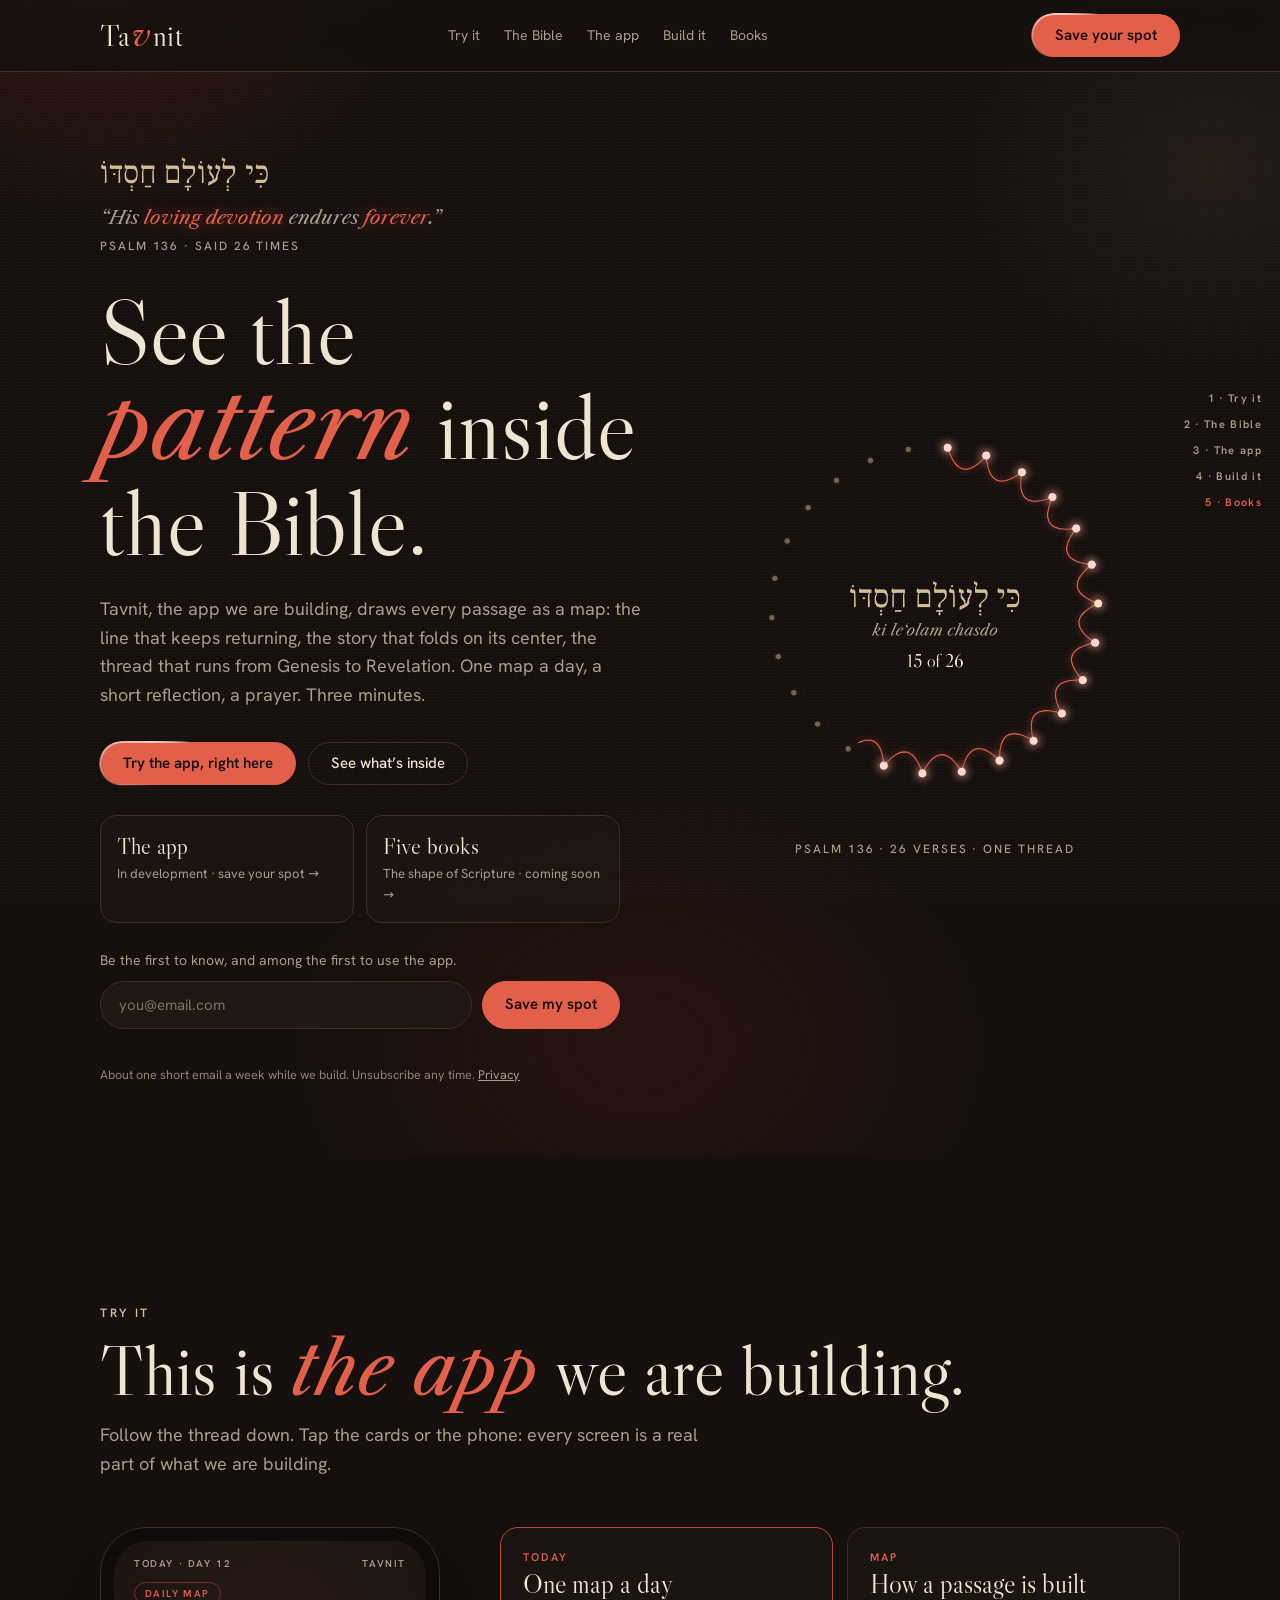
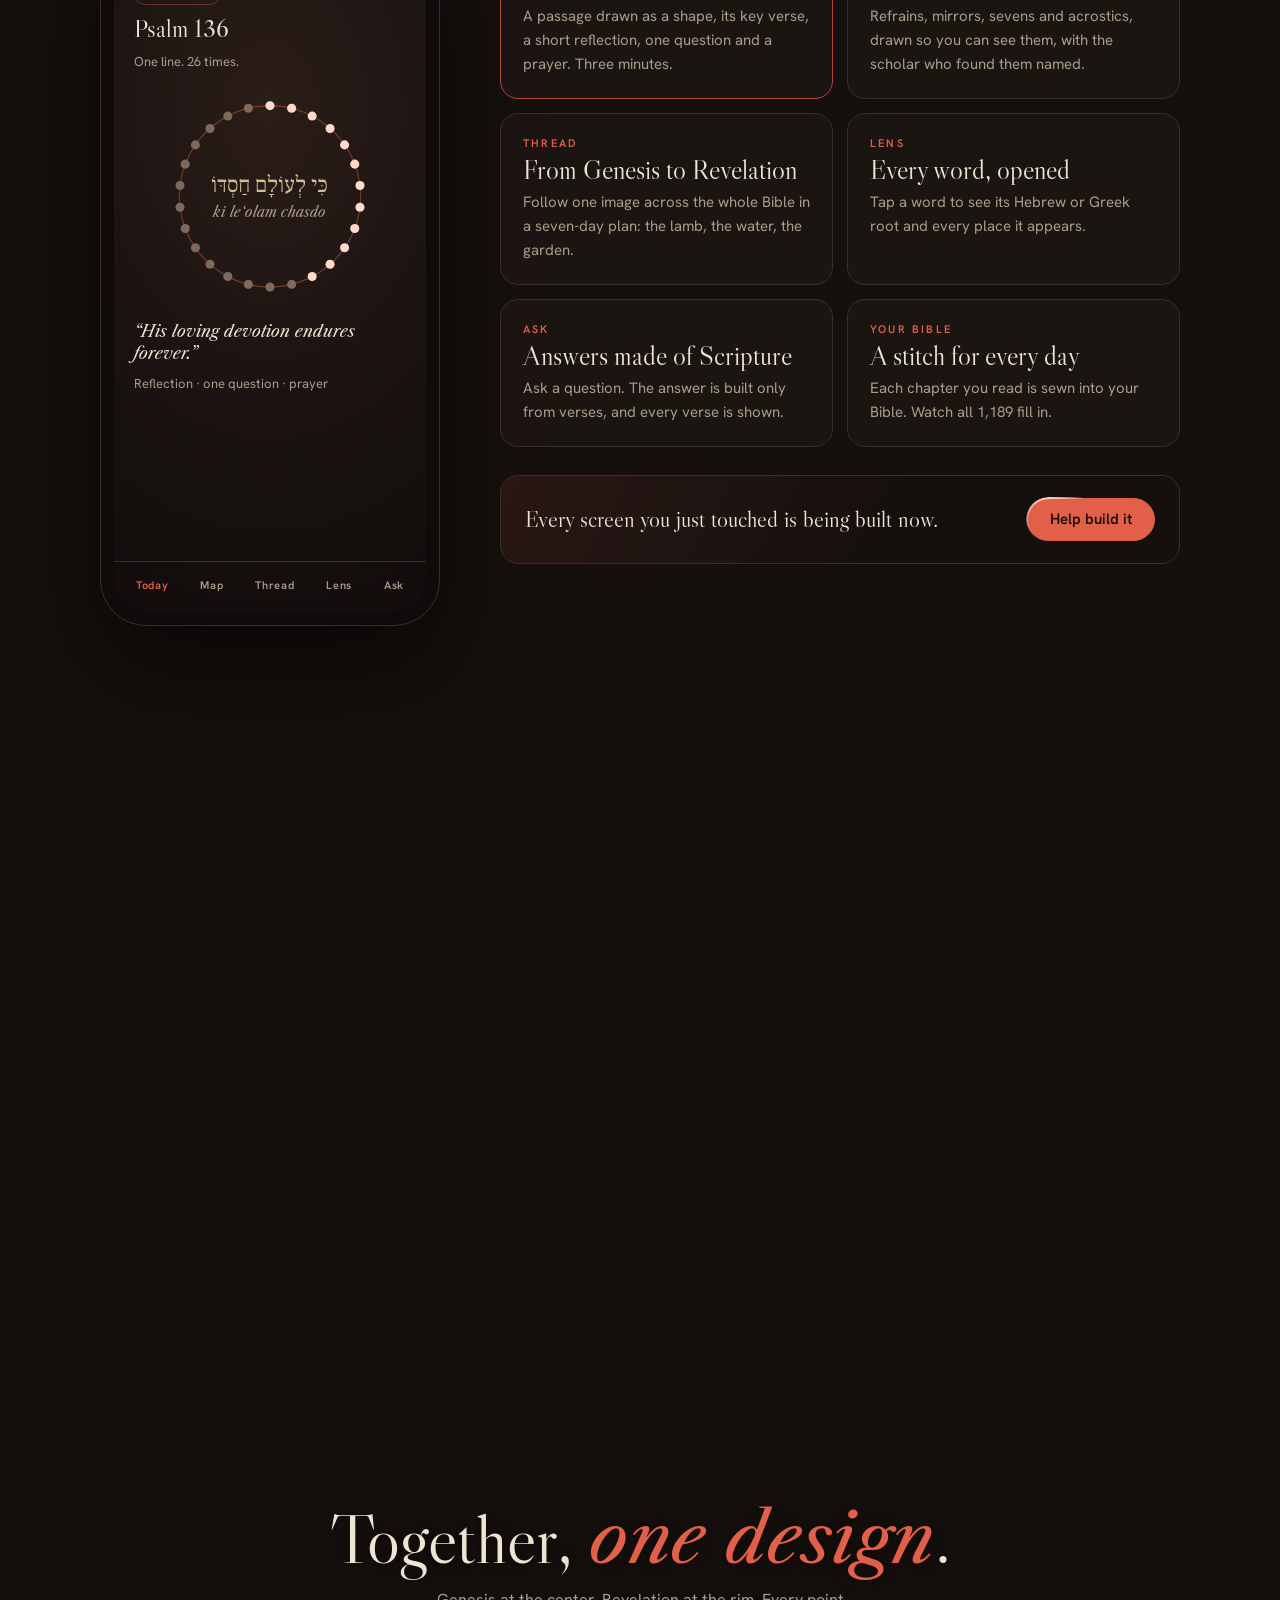
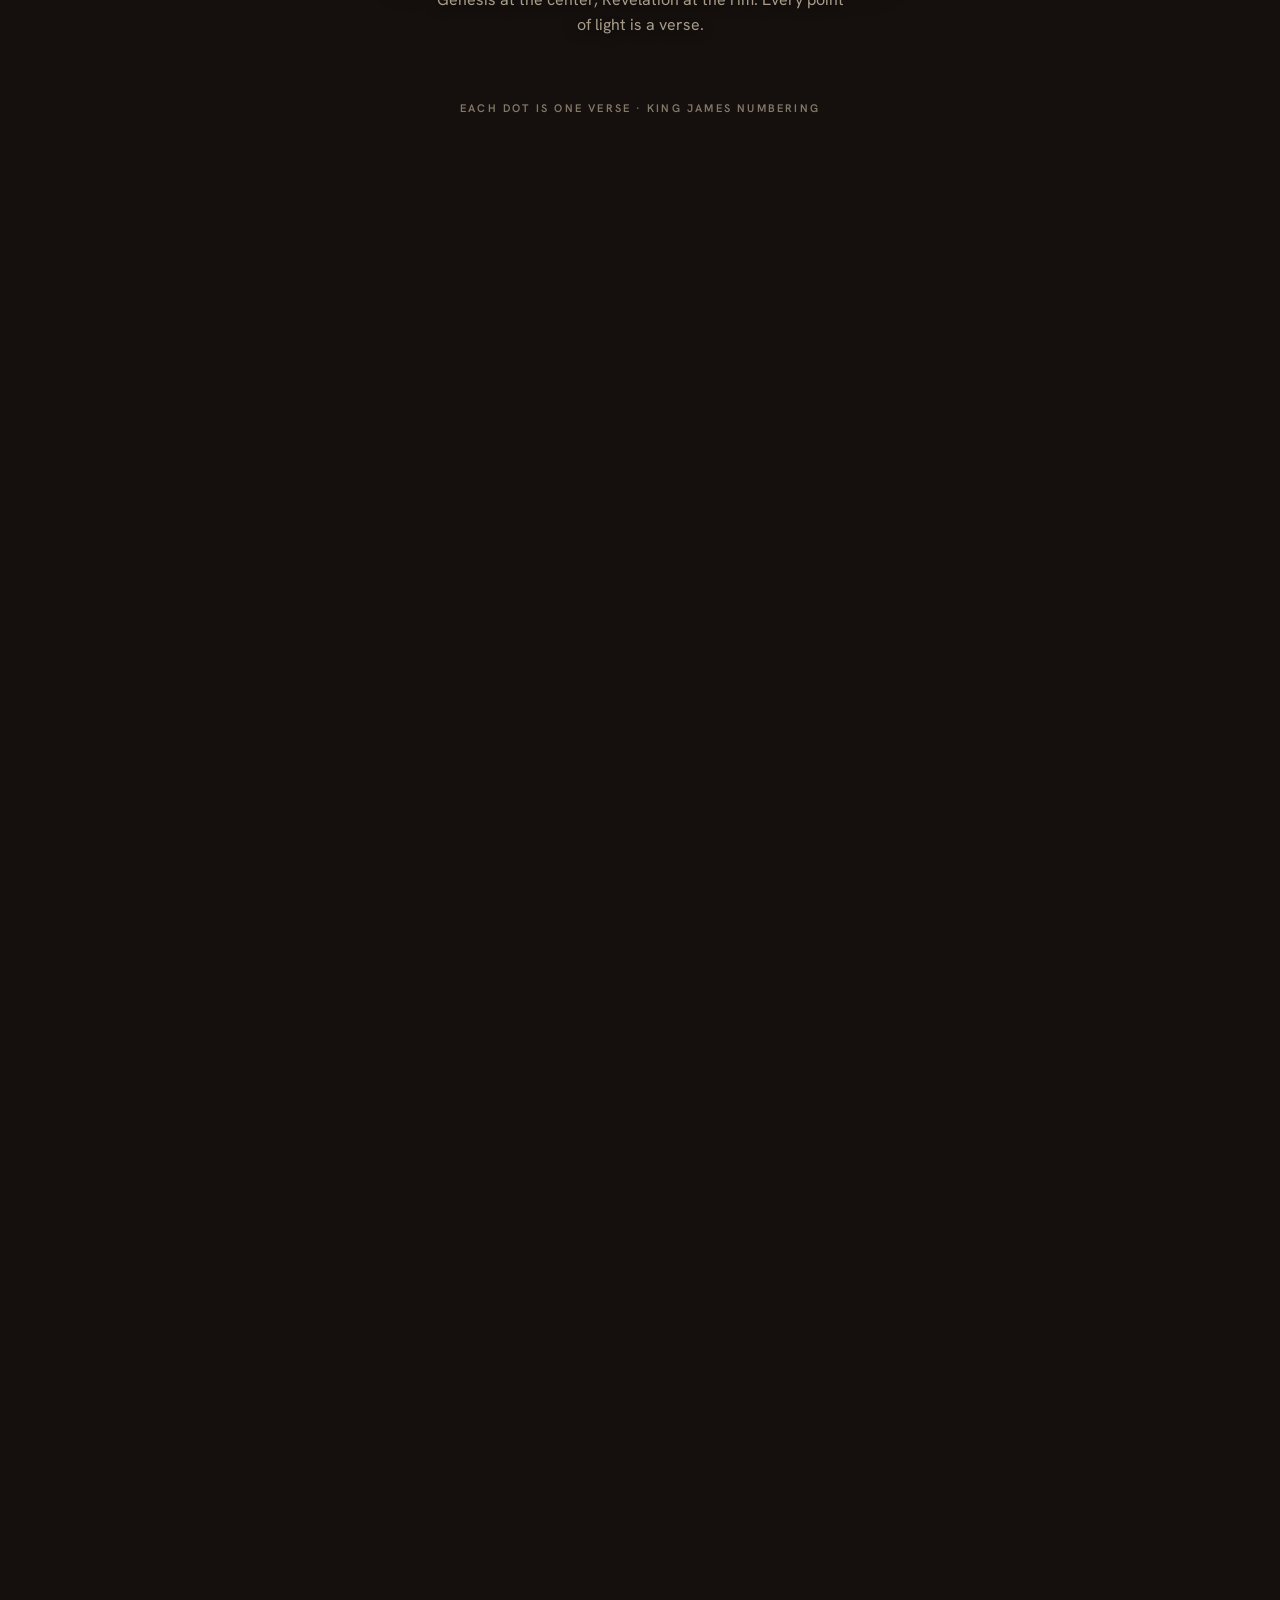
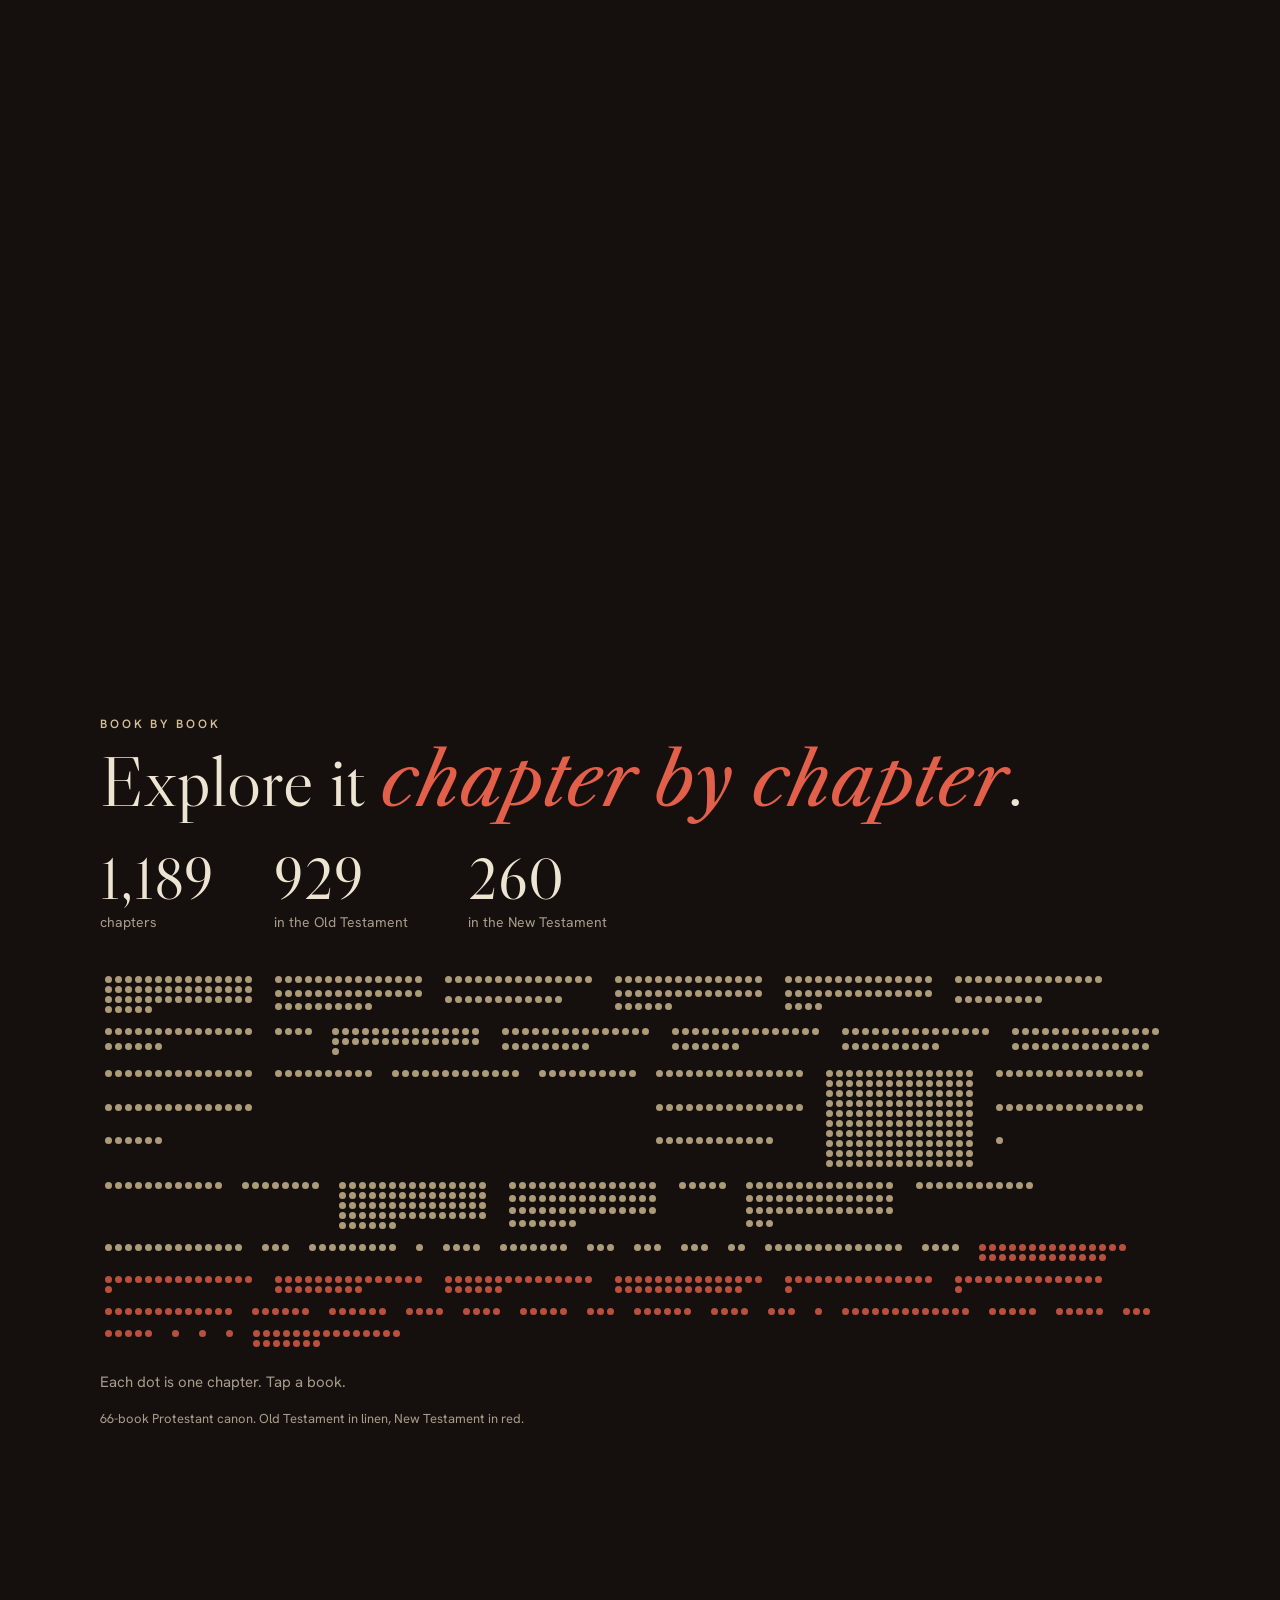
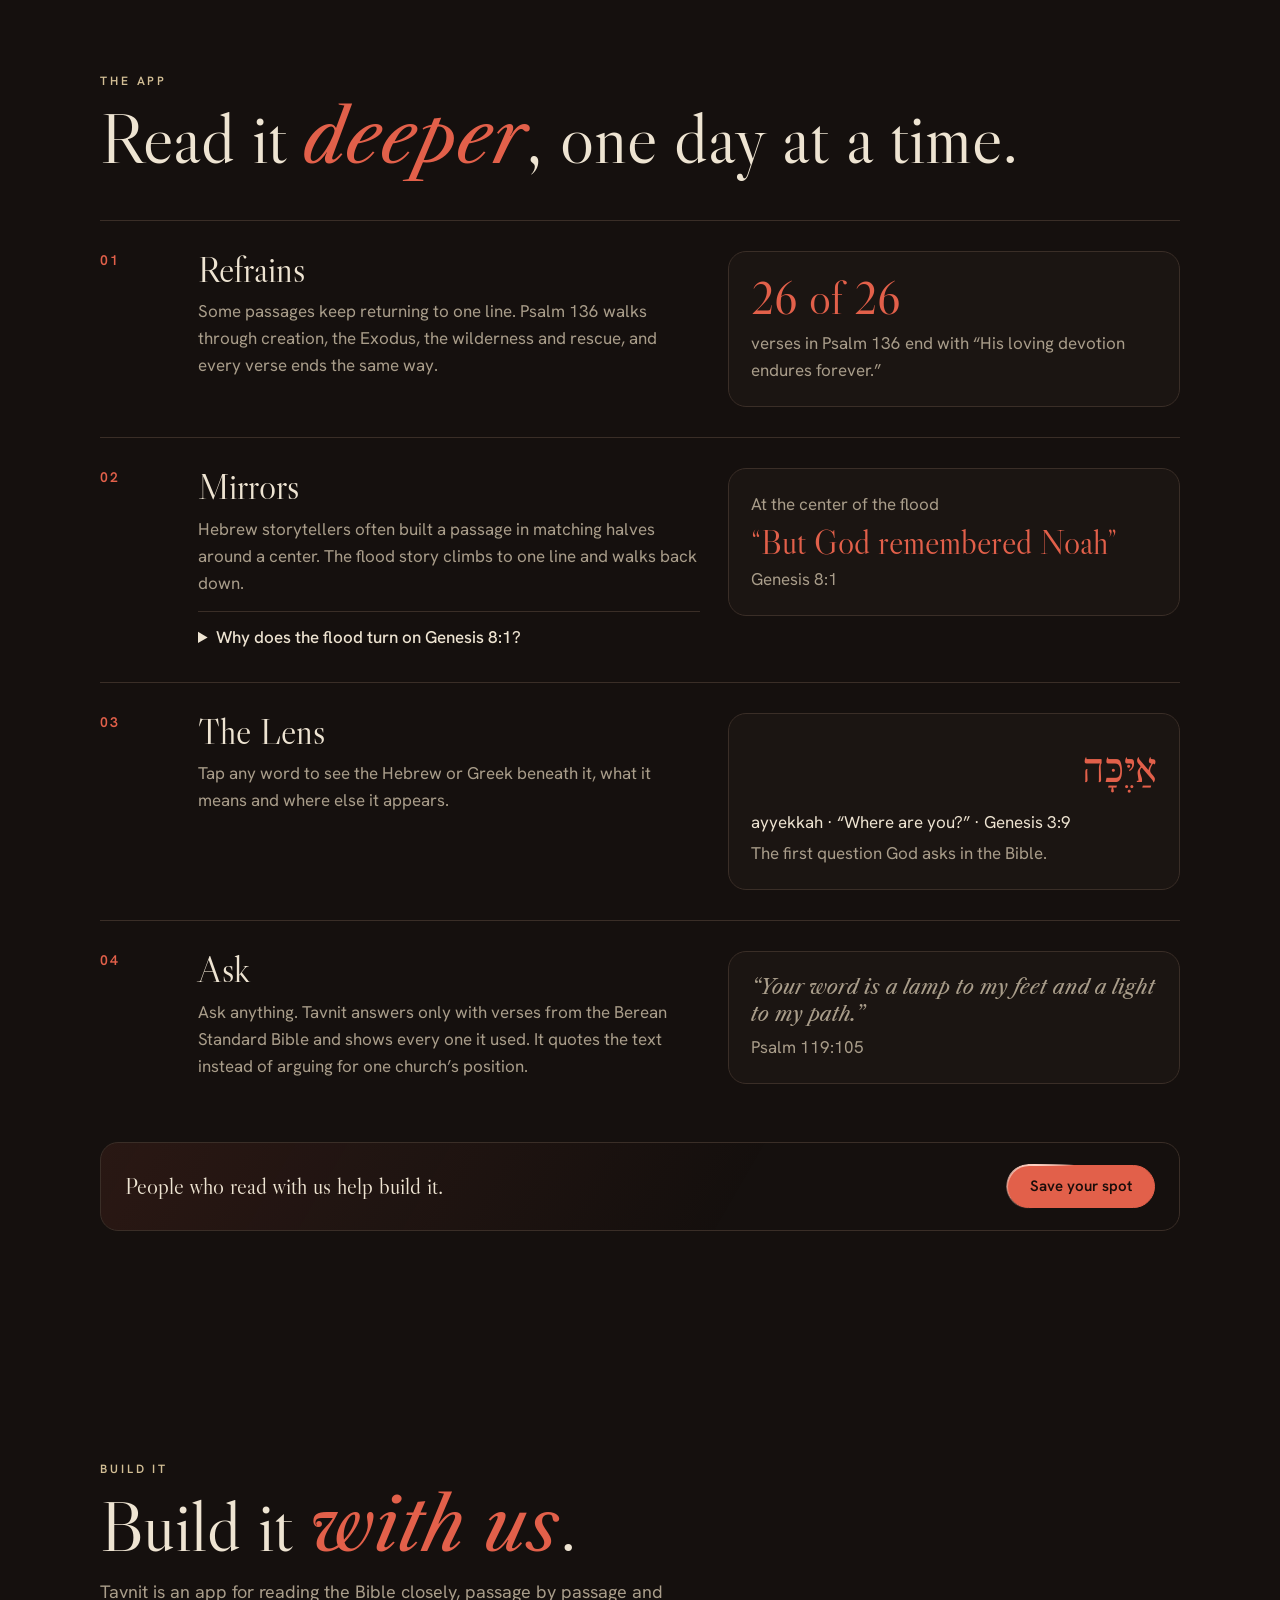
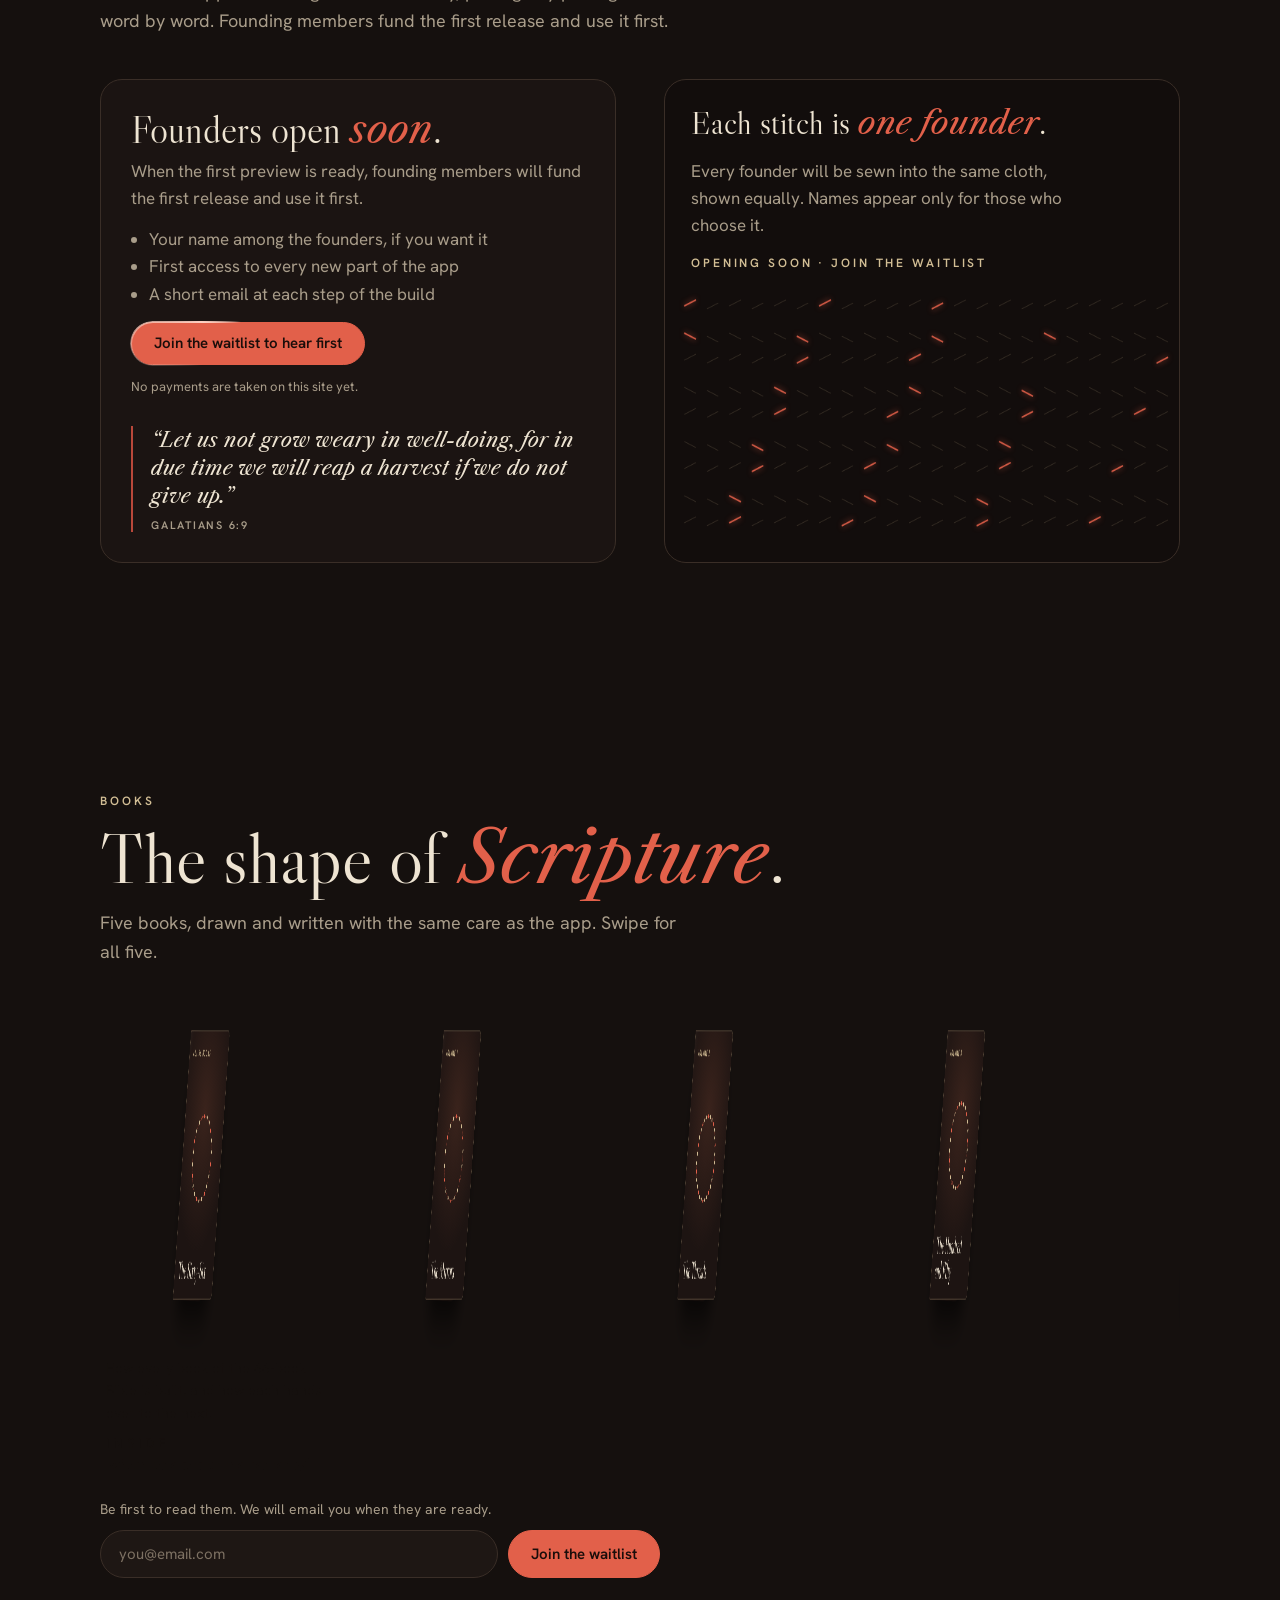
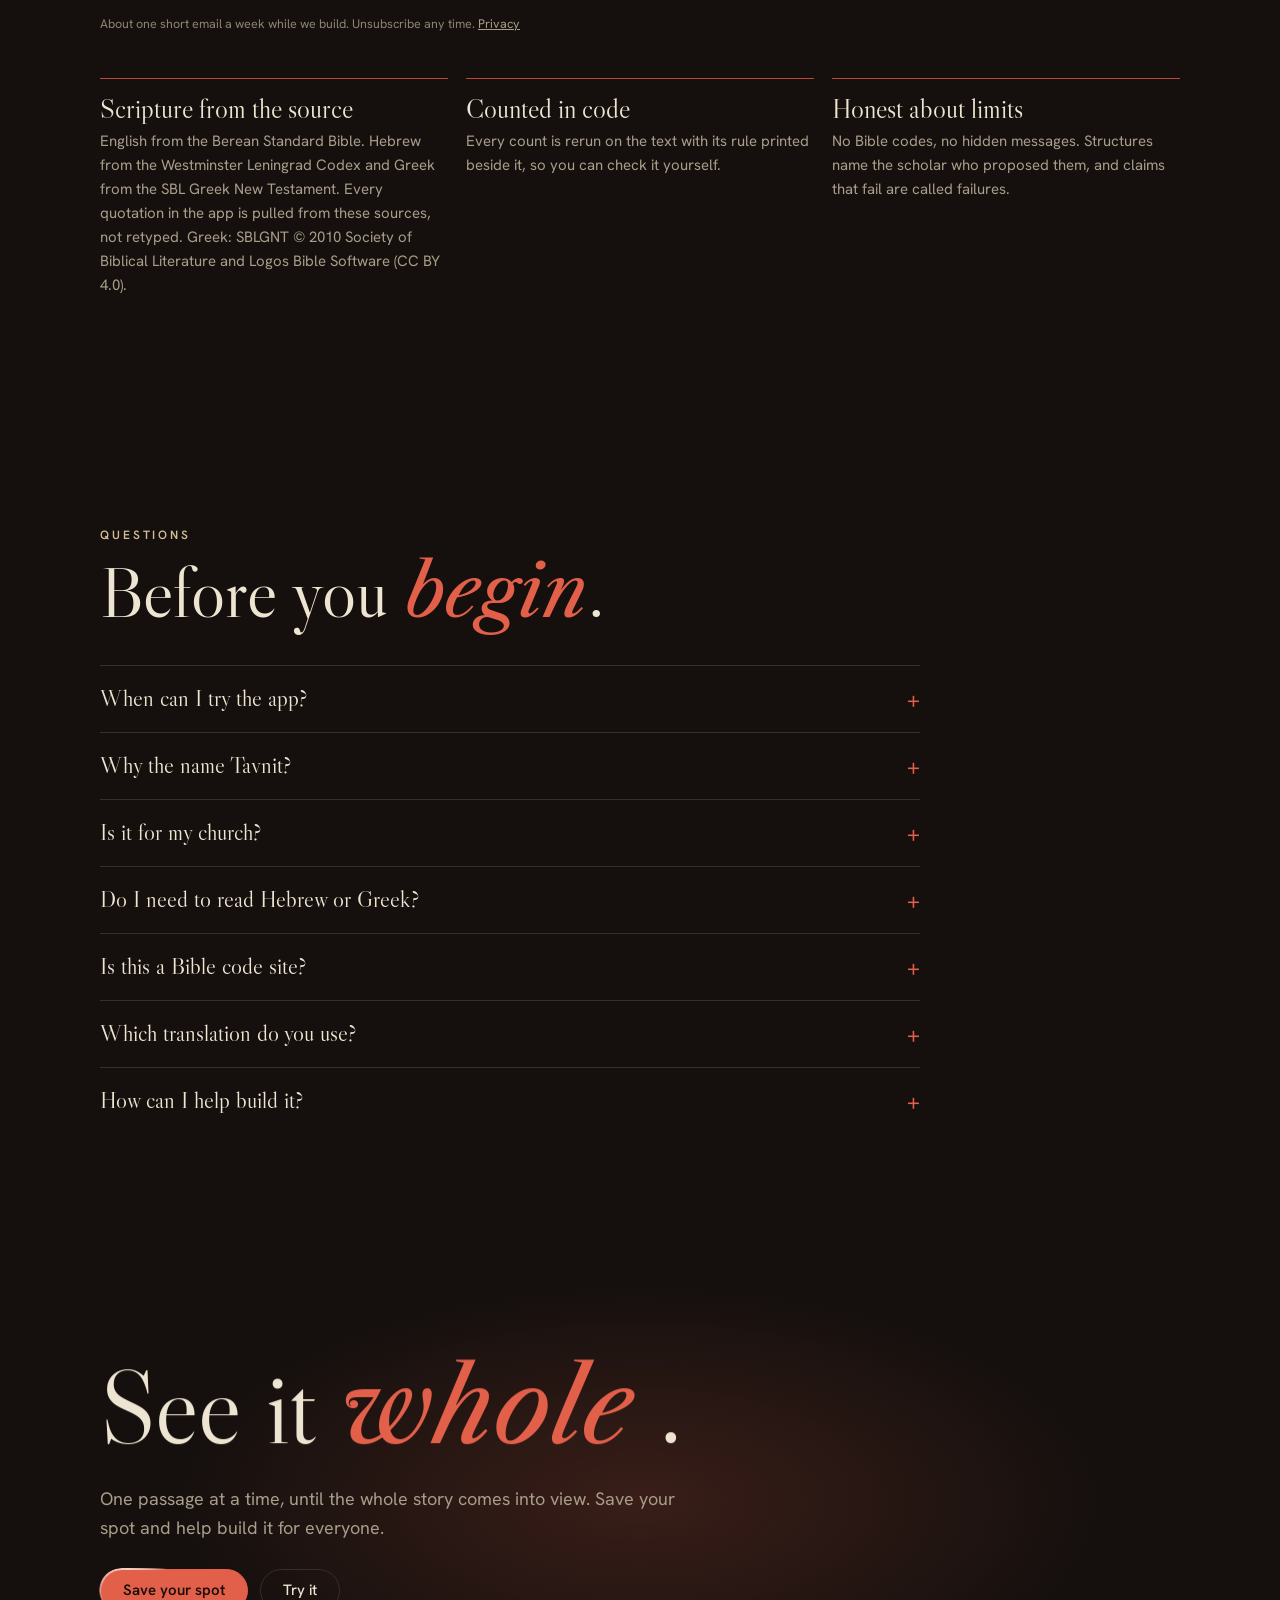
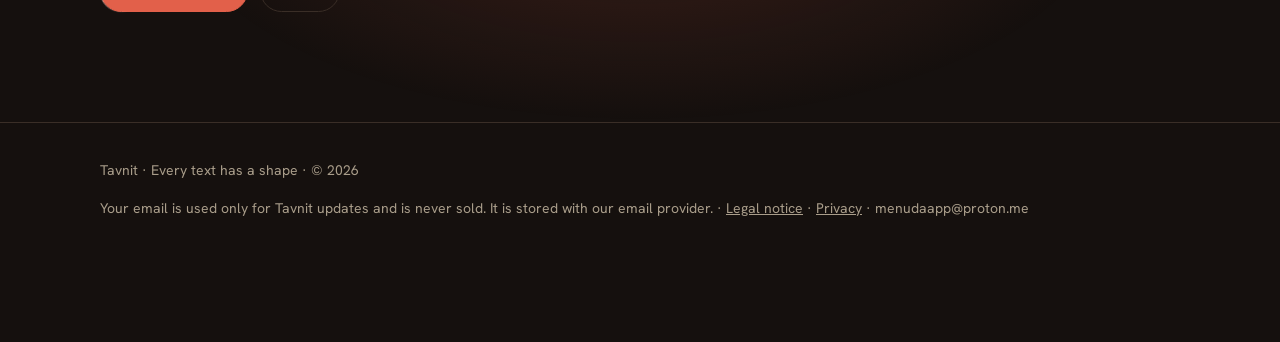
<file: index.html>
<!doctype html>
<html lang="en">
<head>
<meta charset="utf-8">
<meta name="viewport" content="width=device-width, initial-scale=1, viewport-fit=cover">
<title>Tavnit Bible</title>
<meta name="description" content="Tavnit is an app in development that draws every passage of the Bible as a map: its refrains, mirrors and threads, in a daily devotional you can read in three minutes.">
<meta name="theme-color" content="#15100E">
<meta property="og:type" content="website">
<meta property="og:title" content="Tavnit · See the pattern inside the Bible">
<meta property="og:description" content="Every passage of the Bible drawn as a map: its refrains, mirrors and threads. A three-minute daily devotional, coming soon.">
<meta property="og:image" content="https://tavnit.app/og.png">
<meta property="og:url" content="https://tavnit.app/">
<link rel="canonical" href="https://tavnit.app/">
<meta name="twitter:card" content="summary_large_image">
<link rel="icon" href="data:image/svg+xml,%3Csvg xmlns='http://www.w3.org/2000/svg' viewBox='0 0 64 64'%3E%3Crect width='64' height='64' rx='14' fill='%2315100E'/%3E%3Ccircle cx='32' cy='32' r='19' fill='none' stroke='%23E2604A' stroke-width='3'/%3E%3Ccircle cx='32' cy='32' r='11' fill='none' stroke='%23D2BE95' stroke-width='2.5'/%3E%3Ccircle cx='32' cy='13' r='4' fill='%23FFD9CC'/%3E%3C/svg%3E">
<link rel="stylesheet" href="assets/fonts.css">
<style>
/* Layout: one long scroll on warm ink; a single red thread (the rubric of red-letter Bibles) is stitched through the page from the hero to the app */
:root {
  --ink: #15100E;
  --ink-2: #1E1714;
  --ink-3: #2A201B;
  --rule: #3A2E27;
  --vellum: #EEE4D2;
  --dust: #A99D8A;
  --rubric: #E2604A;
  --rubric-soft: #B9483A;
  --linen: #D2BE95;
  --display: "Libre Caslon Display", "Big Caslon", "Iowan Old Style", Georgia, serif;
  --serif: "Libre Caslon Text", "Iowan Old Style", Georgia, serif;
  --ui: "Hanken Grotesk", "Segoe UI", system-ui, sans-serif;
  --hebrew: "Frank Ruhl Libre", "Times New Roman", serif;
  --measure: 60ch;
  --ease: cubic-bezier(.2, .7, .1, 1);
  color-scheme: dark;
}
@property --ga { syntax: "<angle>"; inherits: false; initial-value: 0deg; }
* { box-sizing: border-box; }
html.lenis, html.lenis body { height: auto; }
.lenis.lenis-smooth { scroll-behavior: auto !important; }
.lenis.lenis-stopped { overflow: hidden; }
body { margin: 0; background: var(--ink); color: var(--vellum); font-family: var(--ui); font-size: 17px; line-height: 1.6; -webkit-font-smoothing: antialiased; overflow-x: hidden; }
body::before { content: ""; position: fixed; inset: 0 0 auto; height: env(safe-area-inset-top, 0px); z-index: 60; background: var(--ink); }
a { color: inherit; }
:focus-visible { outline: 2px solid var(--rubric); outline-offset: 3px; border-radius: 4px; }
.wrap { max-width: 1120px; margin: 0 auto; padding-left: max(20px, env(safe-area-inset-left, 0px)); padding-right: max(20px, env(safe-area-inset-right, 0px)); position: relative; }
h1, h2, h3 { font-family: var(--display); font-weight: 400; line-height: 1.04; text-wrap: balance; margin: 0; }
h1 em, h2 em, h3 em { font-family: var(--serif); font-style: italic; color: var(--rubric); }
.eyebrow { font: 600 12px/1 var(--ui); letter-spacing: 0.24em; text-transform: uppercase; color: var(--linen); }
.lede { color: var(--dust); max-width: var(--measure); font-size: 18px; }
.btn { position: relative; display: inline-flex; align-items: center; gap: 8px; padding: 13px 22px; border-radius: 999px; font: 500 15px/1 var(--ui); text-decoration: none; border: 1px solid var(--rule); background: transparent; color: var(--vellum); cursor: pointer; transition: border-color .3s, background .3s, transform .3s var(--ease); }
.btn:hover { border-color: var(--rubric-soft); transform: translateY(-1px); }
.btn.primary { background: var(--rubric); color: #1A0D0A; border-color: var(--rubric); font-weight: 600; }
.btn.primary:hover { background: #EC7660; }
.glow::before { content: ""; position: absolute; inset: -2px; border-radius: inherit; padding: 1.5px; background: conic-gradient(from var(--ga), transparent 0 68%, #FFD2C4 82%, transparent 95%); -webkit-mask: linear-gradient(#000 0 0) content-box, linear-gradient(#000 0 0); -webkit-mask-composite: xor; mask: linear-gradient(#000 0 0) content-box exclude, linear-gradient(#000 0 0); animation: spin-ga 4s linear infinite; pointer-events: none; }
@keyframes spin-ga { to { --ga: 360deg; } }
section { position: relative; z-index: 2; padding-block: 110px; }
@media (max-width: 700px) { section { padding-block: 70px; } }
.sec-title { font-size: clamp(42px, 5.6vw, 72px); margin-top: 14px; }

/* atmosphere */
#aura { position: fixed; inset: -20vmax; z-index: 0; pointer-events: none; background:
  radial-gradient(36vmax 28vmax at 20% 16%, rgba(178, 64, 44, 0.20), transparent 70%),
  radial-gradient(30vmax 24vmax at 82% 30%, rgba(210, 190, 149, 0.08), transparent 70%),
  radial-gradient(40vmax 30vmax at 50% 92%, rgba(120, 40, 34, 0.18), transparent 70%);
  animation: drift 40s ease-in-out infinite alternate; }
@keyframes drift { to { transform: translate3d(-4vmax, 3vmax, 0) rotate(7deg); } }
#grain { position: fixed; inset: 0; z-index: 1; pointer-events: none; opacity: .06; background-image: radial-gradient(rgba(255,255,255,.7) 1px, transparent 1px); background-size: 3px 3px; }
#thread { position: absolute; left: 0; top: 0; width: 100%; z-index: 3; pointer-events: none; overflow: visible; }
#thread path { fill: none; stroke: var(--rubric); stroke-width: 2; stroke-linecap: round; filter: drop-shadow(0 0 6px rgba(226, 96, 74, .8)); }
#thread circle { fill: #FFD9CC; filter: drop-shadow(0 0 10px rgba(255, 140, 110, 1)); }

/* header */
header.top { position: sticky; top: env(safe-area-inset-top, 0px); z-index: 50; background: rgba(21, 16, 14, 0.82); backdrop-filter: blur(12px); border-bottom: 1px solid var(--rule); }
header.top .wrap { display: flex; align-items: center; justify-content: space-between; gap: 16px; padding-block: 14px; }
.mark { font: 400 30px/1 var(--display); text-decoration: none; letter-spacing: 0.02em; display: inline-flex; align-items: baseline; gap: 2px; }
.mark i { font-family: var(--serif); color: var(--rubric); }
nav.links { display: flex; gap: 24px; font-size: 14px; }
nav.links a { text-decoration: none; color: var(--dust); transition: color .2s; }
nav.links a:hover { color: var(--vellum); }
@media (max-width: 860px) { nav.links { display: none; } }

/* hero */
.hero { padding-block: 76px 100px; }
.hero-grid { display: grid; grid-template-columns: minmax(0, 1.05fr) minmax(0, 0.95fr); gap: 48px; align-items: center; }
@media (max-width: 900px) { .hero-grid { grid-template-columns: minmax(0, 1fr); gap: 28px; } }
.epi { margin: 0 0 30px; display: flex; flex-direction: column; gap: 6px; }
.epi .he { font-family: var(--hebrew); font-size: 32px; color: var(--linen); direction: rtl; text-align: left; }
.epi .en { font: italic 400 19px/1.4 var(--serif); color: var(--dust); }
.epi .en .hl { color: var(--dust); transition: color 1.2s, text-shadow 1.2s; }
.epi .en.lit .hl { color: var(--rubric); text-shadow: 0 0 18px rgba(226, 96, 74, .65); }
.epi small { font: 500 12px var(--ui); letter-spacing: .16em; text-transform: uppercase; color: var(--dust); }
.w { display: inline-block; will-change: transform, opacity, filter; }
.line-mask { display: block; overflow: hidden; padding-bottom: .06em; }
.line-mask > span { display: block; }
.hero h1 { font-size: clamp(50px, 7.4vw, 92px); }
.hero .lede { margin: 24px 0 32px; }
.cta-row { display: flex; flex-wrap: wrap; gap: 12px; }
.mini-cards { display: grid; grid-template-columns: repeat(2, minmax(0, 1fr)); gap: 12px; margin-top: 30px; max-width: 520px; }
.mini { border: 1px solid var(--rule); border-radius: 16px; padding: 16px; text-decoration: none; display: flex; flex-direction: column; gap: 4px; background: rgba(30, 23, 20, .7); transition: border-color .3s, transform .3s var(--ease); }
.mini b { font: 400 23px var(--display); }
.mini span { font-size: 13px; color: var(--dust); }
.mini:hover { border-color: var(--rubric-soft); transform: translateY(-2px); }
.sky { position: relative; aspect-ratio: 1 / 1; max-width: 100%; margin: 0; }
.sky canvas { width: 100%; height: 100%; display: block; }
.sky figcaption { position: absolute; left: 0; right: 0; bottom: 4px; text-align: center; font: 500 12px var(--ui); letter-spacing: .16em; text-transform: uppercase; color: var(--dust); }
.join { display: flex; flex-wrap: wrap; gap: 10px; margin-top: 26px; max-width: 520px; }
.join label { width: 100%; font-size: 14px; color: var(--dust); }
.join input { flex: 1 1 220px; min-width: 0; padding: 13px 18px; border-radius: 999px; border: 1px solid var(--rule); background: var(--ink-2); color: var(--vellum); font: 15px var(--ui); }
.join input::placeholder { color: #7D7163; }
.join .note { width: 100%; font-size: 13px; color: var(--dust); min-height: 1.2em; margin: 0; }
.join .note.ok { color: var(--rubric); }
.join .consent { width: 100%; margin: 0; font-size: 12.5px; color: #8E8272; }
.join .consent a { color: var(--dust); }
html.founders-closed [data-founders="open"], html:not(.founders-closed) [data-founders="closed"] { display: none !important; }

/* try */
.try-grid { display: grid; grid-template-columns: minmax(0, 340px) minmax(0, 1fr); gap: 60px; align-items: start; margin-top: 48px; }
@media (max-width: 900px) { .try-grid { grid-template-columns: minmax(0, 1fr); } }
.phone-holder { position: sticky; top: 96px; }
@media (max-width: 900px) { .phone-holder { position: relative; top: 0; } }
.phone { width: min(340px, 100%); aspect-ratio: 9 / 18.5; border-radius: 46px; border: 1px solid var(--rule); background: #0F0B0A; padding: 13px; margin-inline: auto; box-shadow: 0 40px 90px rgba(0, 0, 0, .55); animation: bob 7s ease-in-out infinite; transition: box-shadow 1s; }
.phone.landed { box-shadow: 0 40px 90px rgba(0, 0, 0, .55), 0 0 0 1px rgba(226, 96, 74, .7), 0 0 60px rgba(226, 96, 74, .25); }
@keyframes bob { 50% { transform: translateY(-8px); } }
.screen { height: 100%; border-radius: 34px; background: radial-gradient(120% 80% at 50% 25%, #2B1D18 0%, #1A1311 55%, #120D0C 100%); overflow: hidden; position: relative; display: flex; flex-direction: column; }
.screen-top { display: flex; justify-content: space-between; padding: 16px 20px 6px; font: 600 10px var(--ui); color: var(--dust); letter-spacing: .16em; text-transform: uppercase; }
.view { flex: 1; padding: 6px 20px 18px; display: flex; flex-direction: column; gap: 10px; animation: vin .5s var(--ease); }
@keyframes vin { from { opacity: 0; transform: translateY(10px); } }
.view[hidden] { display: none !important; }
.view h4 { margin: 0; font: 400 25px/1.1 var(--display); }
.view p { margin: 0; font-size: 13px; color: var(--dust); }
.view .q { font: italic 400 16px/1.4 var(--serif); color: var(--vellum); }
.view svg { width: 100%; height: auto; }
.chip { align-self: flex-start; font: 600 10px var(--ui); letter-spacing: .14em; text-transform: uppercase; color: var(--rubric); border: 1px solid rgba(226, 96, 74, .4); border-radius: 999px; padding: 4px 10px; }
.tabbar { display: flex; justify-content: space-around; border-top: 1px solid var(--rule); padding: 10px 6px 14px; }
.tabbar button { background: none; border: 0; color: var(--dust); font: 600 11px var(--ui); letter-spacing: .06em; cursor: pointer; padding: 6px 4px; }
.tabbar button[aria-selected="true"] { color: var(--rubric); }
.lens-word { font-family: var(--hebrew); font-size: 54px; color: var(--rubric); text-align: center; direction: rtl; }
.answer { border: 1px solid var(--rule); border-radius: 14px; padding: 10px 12px; font-size: 13px; }
.answer b { display: block; font: 600 10px var(--ui); letter-spacing: .14em; color: var(--linen); margin-bottom: 3px; }
.answer i { font-family: var(--serif); font-size: 14px; }
.features { display: grid; grid-template-columns: repeat(2, minmax(0, 1fr)); gap: 14px; }
@media (max-width: 600px) { .features { grid-template-columns: minmax(0, 1fr); } }
.feature { text-align: left; border: 1px solid var(--rule); border-radius: 18px; padding: 22px; background: rgba(30, 23, 20, .75); color: var(--vellum); cursor: pointer; font: inherit; display: flex; flex-direction: column; gap: 6px; transition: border-color .3s, transform .35s var(--ease); text-decoration: none; }
.feature:hover { transform: translateY(-3px); }
.feature:hover, .feature[aria-pressed="true"] { border-color: var(--rubric-soft); }
.feature .tag { font: 600 11px var(--ui); letter-spacing: .2em; text-transform: uppercase; color: var(--rubric); }
.feature h3 { font-size: 27px; }
.feature p { margin: 0; color: var(--dust); font-size: 15px; }
.band { margin-top: 28px; border: 1px solid var(--rule); border-radius: 18px; padding: 22px 24px; display: flex; flex-wrap: wrap; align-items: center; justify-content: space-between; gap: 16px; background: linear-gradient(120deg, rgba(226, 96, 74, .1), transparent 60%); }
.band p { margin: 0; font: 400 23px/1.2 var(--display); }

/* bible grid */
.stats { display: flex; flex-wrap: wrap; gap: 28px 60px; margin: 32px 0 36px; }
.stat b { display: block; font: 400 58px/1 var(--display); font-variant-numeric: tabular-nums; }
.stat span { color: var(--dust); font-size: 14px; }
.bible { display: flex; flex-wrap: wrap; gap: 5px 10px; }
.book-dots { display: flex; flex-wrap: wrap; gap: 3px; max-width: 160px; padding: 4px; border-radius: 6px; cursor: pointer; border: 1px solid transparent; background: none; }
.book-dots:hover, .book-dots[aria-pressed="true"] { border-color: var(--rule); }
.book-dots i { width: 7px; height: 7px; border-radius: 50%; background: var(--linen); opacity: .8; display: block; }
.book-dots.nt i { background: var(--rubric); }
.bible.sweep .book-dots i { animation: lit .5s var(--ease) backwards; animation-delay: calc(var(--k) * 1.1ms); }
@keyframes lit { from { opacity: 0; transform: scale(.2); } }
.book-dots[aria-pressed="true"] i { opacity: 1; box-shadow: 0 0 8px currentColor; }
.bible-read { margin-top: 18px; color: var(--dust); font-size: 15px; min-height: 1.6em; }
.bible-read b { color: var(--vellum); font-weight: 500; }
.fine { font-size: 13px; color: var(--dust); margin-top: 12px; }

/* verses: 31,102 dots, from a galaxy to 66 sorted books to one woven design (sticky scroll stage) */
.vx { position: relative; height: 340vh; }
.vx-stage { position: sticky; top: 0; height: 100vh; height: 100svh; overflow: hidden; }
.vx canvas { position: absolute; inset: 0; width: 100%; height: 100%; display: block; }
.vx-beats { position: absolute; inset: 0; display: grid; padding: 0 20px; pointer-events: none; }
.vx-beat { grid-area: 1 / 1; align-self: center; justify-self: center; text-align: center; max-width: 760px; opacity: 0; will-change: opacity, transform; }
.vx-beat.low { align-self: end; padding-bottom: calc(8svh + 36px); }
.vx-beat .eyebrow { display: block; margin-bottom: 16px; }
.vx-beat:not(.low)::before { content: ""; position: absolute; inset: -90px -140px; z-index: -1; background: radial-gradient(closest-side, rgba(21,16,14,.82), rgba(21,16,14,.5) 55%, rgba(21,16,14,0)); }
.vx-beat { position: relative; }
.vx-beat h3 { font-size: clamp(34px, 5.4vw, 72px); text-shadow: 0 2px 30px rgba(21,16,14,.9), 0 0 6px rgba(21,16,14,.8); }
.vx-beat h3 b { font-weight: 400; font-variant-numeric: tabular-nums; }
.vx-beat p { margin: 12px auto 0; color: var(--dust); font-size: 16px; max-width: 46ch; text-shadow: 0 1px 14px rgba(21,16,14,.95); }
.vx-note .sm { display: none; }
.vx-note { position: absolute; left: 0; right: 0; bottom: calc(18px + env(safe-area-inset-bottom, 0px)); text-align: center; font: 600 11px/1.5 var(--ui); letter-spacing: .2em; text-transform: uppercase; color: var(--dust); opacity: .75; padding: 0 20px; }
@media (max-width: 860px) { .vx-beat.low { padding-bottom: calc(96px + 5svh); } .vx-beat p { font-size: 15px; } .vx-note { bottom: calc(92px + env(safe-area-inset-bottom, 0px)); } .vx-note .lg { display: none; } .vx-note .sm { display: inline; } }
@media (prefers-reduced-motion: reduce) { .vx { height: auto; } .vx-stage { position: relative; height: 100svh; } .vx-beat { display: none; } .vx-beat.final { display: block; opacity: 1; } }

/* app deep-dive */
.dive { display: grid; margin-top: 44px; }
.dive-item { display: grid; grid-template-columns: 70px minmax(0, 1fr) minmax(0, .9fr); gap: 28px; align-items: start; padding: 30px 0; border-top: 1px solid var(--rule); }
@media (max-width: 860px) { .dive-item { grid-template-columns: minmax(0, 1fr); gap: 14px; } }
.dive-item .n { font: 600 14px var(--ui); color: var(--rubric); letter-spacing: .14em; }
.dive-item h3 { font-size: 36px; margin-bottom: 10px; }
.dive-item p { margin: 0; color: var(--dust); }
.demo { border: 1px solid var(--rule); border-radius: 18px; padding: 22px; background: rgba(30, 23, 20, .75); }
.demo .big { font: 400 46px/1.05 var(--display); color: var(--rubric); }
.demo .he { font-family: var(--hebrew); font-size: 42px; color: var(--rubric); direction: rtl; }
.demo .q { font: italic 400 20px/1.35 var(--serif); }
details { margin-top: 14px; border-top: 1px solid var(--rule); padding-top: 12px; }
summary { cursor: pointer; color: var(--vellum); font-weight: 500; }
details p { margin-top: 8px !important; }

/* support */
.support-grid { display: grid; grid-template-columns: minmax(0, 1fr) minmax(0, 1fr); gap: 48px; margin-top: 44px; }
@media (max-width: 860px) { .support-grid { grid-template-columns: minmax(0, 1fr); } }
.give { border: 1px solid var(--rule); border-radius: 22px; padding: 30px; background: rgba(30, 23, 20, .82); }
.give h3 { font-size: 38px; margin-bottom: 8px; }
.give ul { padding-left: 18px; color: var(--dust); margin: 14px 0; }
.tiers { display: grid; grid-template-columns: repeat(3, minmax(0, 1fr)); gap: 10px; margin: 18px 0; }
.tier { padding: 14px 6px; border-radius: 14px; border: 1px solid var(--rule); background: var(--ink-3); color: var(--vellum); font: 400 21px var(--display); cursor: pointer; font-variant-numeric: tabular-nums; transition: border-color .25s, color .25s; }
.tier[aria-pressed="true"] { border-color: var(--rubric); color: var(--rubric); }
.perk { font-size: 14px; color: var(--rubric); min-height: 1.4em; margin: 0 0 14px; }
blockquote { margin: 28px 0 0; padding-left: 18px; border-left: 2px solid var(--rubric-soft); font: italic 400 20px/1.4 var(--serif); }
blockquote cite { display: block; font: 600 11px var(--ui); color: var(--dust); margin-top: 8px; letter-spacing: .16em; font-style: normal; }
.lights { position: relative; border: 1px solid var(--rule); border-radius: 22px; overflow: hidden; min-height: 300px; background: #120D0C; }
.lights canvas { width: 100%; height: 100%; position: absolute; inset: 0; }
.lights div { position: relative; padding: 26px; }
.lights h3 { font-size: 32px; }

/* books */
.books-sec { overflow: hidden; }
.shelf { display: grid; grid-auto-flow: column; grid-auto-columns: minmax(230px, 1fr); gap: 22px; overflow-x: auto; padding: 30px 6px 18px; margin-top: 34px; scroll-snap-type: x mandatory; perspective: 1400px; }
.vol { scroll-snap-align: start; display: flex; flex-direction: column; gap: 16px; }
.book3d { --ry: -22deg; position: relative; width: 180px; aspect-ratio: 2 / 3; margin-inline: auto; transform-style: preserve-3d; transform: rotateY(var(--ry)) rotateX(4deg); transition: transform .9s var(--ease); }
.vol:hover .book3d { transform: rotateY(-32deg) rotateX(4deg) translateY(-6px); }
.book3d .front { position: absolute; inset: 0; border-radius: 3px 8px 8px 3px; background: radial-gradient(90% 70% at 50% 30%, #3A231C 0%, #1D1412 75%); border: 1px solid rgba(210, 190, 149, .25); padding: 16px; display: flex; flex-direction: column; justify-content: space-between; box-shadow: 0 30px 50px -20px rgba(0, 0, 0, .9); transform: translateZ(14px); overflow: hidden; }
.book3d .front::after { content: ""; position: absolute; inset: 0; background: linear-gradient(105deg, transparent 35%, rgba(255, 230, 210, .14) 50%, transparent 65%); background-size: 250% 100%; background-position: 120% 0; transition: background-position 1.2s var(--ease); }
.vol:hover .book3d .front::after { background-position: -40% 0; }
.book3d .spine { position: absolute; top: 0; left: 0; width: 28px; height: 100%; background: linear-gradient(90deg, #2A1A15, #3A241D); transform-origin: left; transform: rotateY(-90deg) translateX(-14px); border-radius: 3px 0 0 3px; }
.book3d small { font: 600 9px var(--ui); letter-spacing: .2em; color: var(--linen); text-transform: uppercase; position: relative; }
.book3d b { font: 400 24px/1.05 var(--display); position: relative; }
.book3d svg { width: 100%; height: auto; position: relative; }
.vol .body { display: flex; flex-direction: column; gap: 6px; padding: 0 6px; }
.vol .body p { margin: 0; font-size: 14px; color: var(--dust); }
.vol .inside { font: italic 400 17px/1.35 var(--serif); color: var(--vellum) !important; }
.pillars { display: grid; grid-template-columns: repeat(3, minmax(0, 1fr)); gap: 18px; margin-top: 44px; }
@media (max-width: 800px) { .pillars { grid-template-columns: minmax(0, 1fr); } }
.pillar { border-top: 1px solid var(--rubric-soft); padding-top: 16px; }
.pillar h3 { font-size: 27px; margin-bottom: 6px; }
.pillar p { margin: 0; color: var(--dust); font-size: 15px; }

/* faq + close */
.faq { margin-top: 36px; max-width: 820px; }
.faq details { padding-block: 18px; border-top: 1px solid var(--rule); margin: 0; }
.faq summary { font: 400 23px var(--display); list-style: none; display: flex; justify-content: space-between; gap: 16px; }
.faq summary::-webkit-details-marker { display: none; }
.faq summary::after { content: "+"; color: var(--rubric); font-family: var(--ui); }
.faq details[open] summary::after { content: "–"; }
.faq p { color: var(--dust); max-width: var(--measure); }
.close { overflow: hidden; }
.close .glowfield { position: absolute; inset: -10% -10% auto; height: 120%; background: radial-gradient(40% 50% at 50% 60%, rgba(226, 96, 74, .18), transparent 70%); z-index: -1; }
.close h2 { font-size: clamp(54px, 8vw, 104px); }
footer { position: relative; z-index: 2; border-top: 1px solid var(--rule); padding-block: 36px 110px; color: var(--dust); font-size: 14px; }
footer .wrap { display: flex; flex-wrap: wrap; justify-content: space-between; gap: 16px; }
.dock { position: fixed; left: 0; right: 0; bottom: 0; z-index: 55; display: none; gap: 10px; padding: 12px max(16px, env(safe-area-inset-right, 0px)) calc(12px + env(safe-area-inset-bottom, 0px)) max(16px, env(safe-area-inset-left, 0px)); background: rgba(21, 16, 14, .94); border-top: 1px solid var(--rule); }
.dock .btn { flex: 1; justify-content: center; }
@media (max-width: 700px) { .dock { display: flex; } }
.rail { position: fixed; right: max(18px, env(safe-area-inset-right, 0px)); top: 50%; transform: translateY(-50%); display: flex; flex-direction: column; gap: 12px; z-index: 40; }
.rail a { font: 600 11px var(--ui); color: var(--dust); text-decoration: none; letter-spacing: .12em; text-align: right; transition: color .3s; }
.rail a.on { color: var(--rubric); }
@media (max-width: 1240px) { .rail { display: none; } }
@media (prefers-reduced-motion: reduce) { #aura, .phone, .glow::before { animation: none; } .bible.sweep .book-dots i { animation: none; } }
</style>
</head>
<body>

<div id="aura" aria-hidden="true"></div>
<div id="grain" aria-hidden="true"></div>

<header class="top">
  <div class="wrap">
    <a class="mark" href="#top" aria-label="Tavnit home">Ta<i>v</i>nit</a>
    <nav class="links" aria-label="Sections">
      <a href="#try">Try it</a><a href="#bible">The Bible</a><a href="#app">The app</a><a href="#support">Build it</a><a href="#books">Books</a>
    </nav>
    <a class="btn primary glow" href="#join">Save your spot</a>
  </div>
</header>

<nav class="rail" aria-label="Page index">
  <a href="#try" data-rail="try">1 · Try it</a><a href="#bible" data-rail="bible">2 · The Bible</a><a href="#app" data-rail="app">3 · The app</a><a href="#support" data-rail="support">4 · Build it</a><a href="#books" data-rail="books">5 · Books</a>
</nav>

<main id="top" style="position:relative">
  <svg id="thread" aria-hidden="true"><path id="thread-path" d=""/><circle id="thread-bead" r="4.5" cx="-20" cy="-20"/></svg>

  <section class="hero">
    <div class="wrap hero-grid">
      <div class="h-copy">
        <div class="epi">
          <span class="he" lang="he">כִּי לְעוֹלָם חַסְדּוֹ</span>
          <span class="en" id="epi-en">“His <span class="hl">loving devotion</span> endures <span class="hl">forever</span>.”</span>
          <small>Psalm 136 · said 26 times</small>
        </div>
        <h1 id="hero-h1">See the <em>pattern</em> inside the Bible.</h1>
        <p class="lede" data-rv>Tavnit, the app we are building, draws every passage as a map: the line that keeps returning, the story that folds on its center, the thread that runs from Genesis to Revelation. One map a day, a short reflection, a prayer. Three minutes.</p>
        <div class="cta-row" data-rv>
          <a class="btn primary glow" href="#try">Try the app, right here</a>
          <a class="btn" href="#bible">See what’s inside</a>
        </div>
        <div class="mini-cards" data-rv>
          <a class="mini" href="#join"><b>The app</b><span>In development · save your spot →</span></a>
          <a class="mini" href="#books"><b>Five books</b><span>The shape of Scripture · coming soon →</span></a>
        </div>
        <form class="join" id="join" data-form="hero" novalidate data-rv>
          <label for="email-hero">Be the first to know, and among the first to use the app.</label>
          <input id="email-hero" type="email" name="email" placeholder="you@email.com" autocomplete="email" required>
          <button class="btn primary" type="submit">Save my spot</button>
          <p class="note" aria-live="polite"></p>
          <p class="consent">About one short email a week while we build. Unsubscribe any time. <a href="legal.html#privacy">Privacy</a></p>
        </form>
      </div>
      <figure class="sky" id="hero-sky">
        <canvas id="hero-canvas" width="900" height="900" aria-label="Psalm 136 drawn as 26 knots tied on one red thread"></canvas>
        <figcaption>Psalm 136 · 26 verses · one thread</figcaption>
      </figure>
    </div>
  </section>

  <section id="try">
    <div class="wrap">
      <p class="eyebrow" data-rv>Try it</p>
      <h2 class="sec-title" data-split>This is <em>the app</em> we are building.</h2>
      <p class="lede" style="margin-top:14px" data-rv>Follow the thread down. Tap the cards or the phone: every screen is a real part of what we are building.</p>
      <div class="try-grid">
        <div class="phone-holder">
          <div class="phone" id="phone" aria-label="App preview">
            <div class="screen">
              <div class="screen-top"><span id="screen-title">Today · day 12</span><span>Tavnit</span></div>
              <div class="view" data-view="today">
                <span class="chip">Daily map</span>
                <h4>Psalm 136</h4>
                <p>One line. 26 times.</p>
                <svg viewBox="0 0 240 200" role="img" aria-label="Ring of 26 verses"><g id="ring-mini"></g></svg>
                <p class="q">“His loving devotion endures forever.”</p>
                <p>Reflection · one question · prayer</p>
              </div>
              <div class="view" data-view="map" hidden>
                <span class="chip">Mirror · Genesis 6–9</span>
                <h4>The flood folds on its center</h4>
                <svg viewBox="0 0 240 230" role="img" aria-label="The flood story as a mirror with Genesis 8:1 at the center">
                  <g fill="none" stroke="#E2604A" stroke-width="1.3">
                    <path d="M20 18 Q120 18 120 115" opacity=".35"/><path d="M20 212 Q120 212 120 115" opacity=".35"/>
                    <path d="M45 50 Q120 50 120 115" opacity=".6"/><path d="M45 180 Q120 180 120 115" opacity=".6"/>
                    <path d="M70 82 Q120 82 120 115" opacity=".9"/><path d="M70 148 Q120 148 120 115" opacity=".9"/>
                  </g>
                  <circle cx="120" cy="115" r="6" fill="#FFD9CC"/>
                  <g fill="#A99D8A" font-family="Hanken Grotesk, sans-serif" font-size="10">
                    <text x="20" y="12">Noah’s sons · 6:10</text><text x="20" y="226">Noah’s sons · 9:18</text>
                    <text x="45" y="44">Covenant · 6:18</text><text x="45" y="196">Covenant · 9:9</text>
                    <text x="70" y="76">150 days · 7:24</text><text x="70" y="164">150 days · 8:3</text>
                  </g>
                  <text x="132" y="112" fill="#EEE4D2" font-family="Libre Caslon Text, serif" font-size="13">God remembered</text>
                  <text x="132" y="128" fill="#EEE4D2" font-family="Libre Caslon Text, serif" font-size="13">Noah · 8:1</text>
                </svg>
                <p>Structure after G. Wenham (1978). Every map names its source.</p>
              </div>
              <div class="view" data-view="thread" hidden>
                <span class="chip">Thread · 7-day plan</span>
                <h4>The lamb</h4>
                <svg viewBox="0 0 240 150" role="img" aria-label="A thread from Genesis 22 to Revelation 5">
                  <line x1="8" y1="110" x2="232" y2="110" stroke="#3A2E27"/>
                  <g fill="none" stroke="#E2604A" stroke-width="1.4"><path d="M14 110 Q20 82 28 110"/><path d="M28 110 Q70 30 114 110"/><path d="M114 110 Q143 55 172 110"/><path d="M172 110 Q200 62 228 110"/></g>
                  <g fill="#FFD9CC"><circle cx="14" cy="110" r="3.5"/><circle cx="28" cy="110" r="3.5"/><circle cx="114" cy="110" r="3.5"/><circle cx="172" cy="110" r="3.5"/><circle cx="228" cy="110" r="3.5"/></g>
                  <g fill="#A99D8A" font-family="Hanken Grotesk, sans-serif" font-size="10"><text x="2" y="128">Gen 22</text><text x="18" y="142">Ex 12</text><text x="102" y="128">Is 53</text><text x="162" y="128">Jn 1</text><text x="206" y="128">Rev 5</text></g>
                </svg>
                <p class="q">“Look, the Lamb of God, who takes away the sin of the world!”</p>
                <p>John 1:29 · day 4 of 7</p>
              </div>
              <div class="view" data-view="lens" hidden>
                <span class="chip">Lens</span>
                <div class="lens-word" lang="he">חֶסֶד</div>
                <h4 style="text-align:center">chesed</h4>
                <p style="text-align:center">Loyal, steadfast love · Strong’s H2617</p>
                <div class="answer"><b>IN PSALM 136</b>26 times, once in every verse.</div>
                <div class="answer"><b>IN PSALM 136, BSB RENDERS IT</b>“loving devotion”</div>
              </div>
              <div class="view" data-view="ask" hidden>
                <span class="chip">Ask</span>
                <p class="q">Does God go looking for the lost?</p>
                <p>Answered only with verses:</p>
                <div class="answer"><b>GENESIS 3:9</b><i>“But the LORD God called out to the man, ‘Where are you?’”</i></div>
                <div class="answer"><b>LUKE 19:10</b><i>“For the Son of Man came to seek and to save the lost.”</i></div>
                <div class="answer"><b>PSALM 119:176</b><i>“I have strayed like a lost sheep; seek Your servant…”</i></div>
              </div>
              <div class="tabbar" role="tablist" aria-label="App screens">
                <button role="tab" data-tab="today" aria-selected="true">Today</button>
                <button role="tab" data-tab="map" aria-selected="false">Map</button>
                <button role="tab" data-tab="thread" aria-selected="false">Thread</button>
                <button role="tab" data-tab="lens" aria-selected="false">Lens</button>
                <button role="tab" data-tab="ask" aria-selected="false">Ask</button>
              </div>
            </div>
          </div>
        </div>
        <div>
          <div class="features">
            <button class="feature" data-rv data-tab="today" aria-pressed="true"><span class="tag">Today</span><h3>One map a day</h3><p>A passage drawn as a shape, its key verse, a short reflection, one question and a prayer. Three minutes.</p></button>
            <button class="feature" data-rv data-tab="map" aria-pressed="false"><span class="tag">Map</span><h3>How a passage is built</h3><p>Refrains, mirrors, sevens and acrostics, drawn so you can see them, with the scholar who found them named.</p></button>
            <button class="feature" data-rv data-tab="thread" aria-pressed="false"><span class="tag">Thread</span><h3>From Genesis to Revelation</h3><p>Follow one image across the whole Bible in a seven-day plan: the lamb, the water, the garden.</p></button>
            <button class="feature" data-rv data-tab="lens" aria-pressed="false"><span class="tag">Lens</span><h3>Every word, opened</h3><p>Tap a word to see its Hebrew or Greek root and every place it appears.</p></button>
            <button class="feature" data-rv data-tab="ask" aria-pressed="false"><span class="tag">Ask</span><h3>Answers made of Scripture</h3><p>Ask a question. The answer is built only from verses, and every verse is shown.</p></button>
            <a class="feature" data-rv href="#bible"><span class="tag">Your Bible</span><h3>A stitch for every day</h3><p>Each chapter you read is sewn into your Bible. Watch all 1,189 fill in.</p></a>
          </div>
          <div class="band" data-rv>
            <p>Every screen you just touched is being built now.</p>
            <a class="btn primary glow" href="#support">Help build it</a>
          </div>
        </div>
      </div>
    </div>
  </section>

  <section id="bible">
    <div class="vx" id="vx" aria-label="Every verse of the Bible as a dot: scattered like stars, sorted into the 66 books of the Protestant Bible, then gathered into one design">
      <div class="vx-stage">
        <canvas id="vx-canvas" aria-hidden="true"></canvas>
        <div class="vx-beats">
          <div class="vx-beat"><span class="eyebrow">The Bible</span><h3><b data-count="31102">31,102</b> verses.</h3><p>Scattered, they look like stars.</p></div>
          <div class="vx-beat low"><h3>Sorted into <em>66 books</em>.</h3><p>The Protestant canon, in the order of English Bibles. Old Testament in linen, New Testament in red.</p></div>
          <div class="vx-beat low final"><h3>Together, <em>one design</em>.</h3><p>Genesis at the center, Revelation at the rim. Every point of light is a verse.</p></div>
        </div>
        <p class="vx-note">Each dot is one verse · <span class="lg">King James</span><span class="sm">KJV</span> numbering</p>
      </div>
    </div>
    <div class="wrap">
      <p class="eyebrow" data-rv>Book by book</p>
      <h2 class="sec-title" data-split>Explore it <em>chapter by chapter</em>.</h2>
      <div class="stats" data-rv>
        <div class="stat"><b data-count="1189">1,189</b><span>chapters</span></div>
        <div class="stat"><b data-count="929">929</b><span>in the Old Testament</span></div>
        <div class="stat"><b data-count="260">260</b><span>in the New Testament</span></div>
      </div>
      <div class="bible" id="bible-grid" aria-label="Each dot is one chapter of the Bible, grouped by book"></div>
      <p class="bible-read" id="bible-read" aria-live="polite">Each dot is one chapter. Tap a book.</p>
      <p class="fine">66-book Protestant canon. Old Testament in linen, New Testament in red.</p>
    </div>
  </section>

  <section id="app">
    <div class="wrap">
      <p class="eyebrow" data-rv>The app</p>
      <h2 class="sec-title" data-split>Read it <em>deeper</em>, one day at a time.</h2>
      <div class="dive">
        <div class="dive-item" data-rv>
          <span class="n">01</span>
          <div><h3>Refrains</h3><p>Some passages keep returning to one line. Psalm 136 walks through creation, the Exodus, the wilderness and rescue, and every verse ends the same way.</p></div>
          <div class="demo"><div class="big"><span data-count="26">26</span> of 26</div><p style="margin-top:8px">verses in Psalm 136 end with “His loving devotion endures forever.”</p></div>
        </div>
        <div class="dive-item" data-rv>
          <span class="n">02</span>
          <div><h3>Mirrors</h3><p>Hebrew storytellers often built a passage in matching halves around a center. The flood story climbs to one line and walks back down.</p>
            <details><summary>Why does the flood turn on Genesis 8:1?</summary><p>Gordon Wenham argued in 1978 that the flood narrative pairs its elements in reverse order around “God remembered Noah.” Days, the covenant and Noah’s sons appear on both sides. Not every scholar agrees, so Tavnit draws the structure and names the study it comes from.</p></details>
          </div>
          <div class="demo"><p style="margin:0">At the center of the flood</p><p class="big" style="font-size:34px;margin-top:6px">“But God remembered Noah”</p><p style="margin-top:6px">Genesis 8:1</p></div>
        </div>
        <div class="dive-item" data-rv>
          <span class="n">03</span>
          <div><h3>The Lens</h3><p>Tap any word to see the Hebrew or Greek beneath it, what it means and where else it appears.</p></div>
          <div class="demo"><div class="he" lang="he">אַיֶּכָּה</div><p style="margin-top:6px;color:var(--vellum)">ayyekkah · “Where are you?” · Genesis 3:9</p><p style="margin-top:4px">The first question God asks in the Bible.</p></div>
        </div>
        <div class="dive-item" data-rv>
          <span class="n">04</span>
          <div><h3>Ask</h3><p>Ask anything. Tavnit answers only with verses from the Berean Standard Bible and shows every one it used. It quotes the text instead of arguing for one church’s position.</p></div>
          <div class="demo"><p class="q">“Your word is a lamp to my feet and a light to my path.”</p><p style="margin-top:6px">Psalm 119:105</p></div>
        </div>
      </div>
      <div class="band" data-rv>
        <p>People who read with us help build it.</p>
        <a class="btn primary glow" href="#give" data-founders="open">Become a founder</a>
        <a class="btn primary glow" href="#join" data-founders="closed">Save your spot</a>
      </div>
    </div>
  </section>

  <section id="support">
    <div class="wrap">
      <p class="eyebrow" data-rv>Build it</p>
      <h2 class="sec-title" data-split>Build it <em>with us</em>.</h2>
      <p class="lede" style="margin-top:14px" data-rv>Tavnit is an app for reading the Bible closely, passage by passage and word by word. Founding members fund the first release and use it first.</p>
      <div class="support-grid">
        <div class="give" data-founders="closed" data-rv>
          <h3>Founders open <em>soon</em>.</h3>
          <p style="margin:0;color:var(--dust)">When the first preview is ready, founding members will fund the first release and use it first.</p>
          <ul>
            <li>Your name among the founders, if you want it</li>
            <li>First access to every new part of the app</li>
            <li>A short email at each step of the build</li>
          </ul>
          <a class="btn primary glow" href="#join">Join the waitlist to hear first</a>
          <p class="fine">No payments are taken on this site yet.</p>
          <blockquote>“Let us not grow weary in well-doing, for in due time we will reap a harvest if we do not give up.”<cite>GALATIANS 6:9</cite></blockquote>
        </div>
        <form class="give" id="give" novalidate data-founders="open" data-rv>
          <h3>Give what <em>you choose</em>.</h3>
          <p style="margin:0;color:var(--dust)">Contributions fund building and releasing the app.</p>
          <ul>
            <li>Your name among the founders, if you want it</li>
            <li>First access to every new part of the app</li>
            <li>A short email at each step of the build</li>
          </ul>
          <div class="tiers" role="group" aria-label="Amount">
            <button type="button" class="tier" data-amt="5" aria-pressed="false">$5</button>
            <button type="button" class="tier" data-amt="10" aria-pressed="false">$10</button>
            <button type="button" class="tier" data-amt="25" aria-pressed="false">$25</button>
            <button type="button" class="tier" data-amt="50" aria-pressed="true">$50</button>
            <button type="button" class="tier" data-amt="100" aria-pressed="false">$100</button>
            <button type="button" class="tier" data-amt="500" aria-pressed="false">$500</button>
          </div>
          <p class="perk" id="perk">From $50: lifetime access to the Tavnit app, for as long as we run it.</p>
          <a class="btn primary glow" id="give-btn" href="#give">Become a founder · $50</a>
          <p class="fine" id="give-note">Secure checkout by Stripe. This is support for the app, not an investment. See the <a href="legal.html#founders">founder terms</a>.</p>
          <blockquote>“Let us not grow weary in well-doing, for in due time we will reap a harvest if we do not give up.”<cite>GALATIANS 6:9</cite></blockquote>
        </form>
        <div class="lights" data-rv>
          <canvas id="lights-canvas" width="800" height="640" aria-hidden="true"></canvas>
          <div>
            <h3>Each stitch is <em>one founder</em>.</h3>
            <p style="color:var(--dust);max-width:40ch">Every founder will be sewn into the same cloth, shown equally. Names appear only for those who choose it.</p>
            <p class="eyebrow" style="margin-top:18px">Opening soon · join the waitlist</p>
          </div>
        </div>
      </div>
    </div>
  </section>

  <section id="books" class="books-sec">
    <div class="wrap">
      <p class="eyebrow" data-rv>Books</p>
      <h2 class="sec-title" data-split>The shape of <em>Scripture</em>.</h2>
      <p class="lede" style="margin-top:14px" data-rv>Five books, drawn and written with the same care as the app. Swipe for all five.</p>
      <div class="shelf" id="shelf"></div>
      <form class="join" data-form="books" novalidate style="max-width:560px" data-rv>
        <label for="email-books">Be first to read them. We will email you when they are ready.</label>
        <input id="email-books" type="email" name="email" placeholder="you@email.com" autocomplete="email" required>
        <button class="btn primary" type="submit">Join the waitlist</button>
        <p class="note" aria-live="polite"></p>
        <p class="consent">About one short email a week while we build. Unsubscribe any time. <a href="legal.html#privacy">Privacy</a></p>
      </form>
      <div class="pillars">
        <div class="pillar" data-rv><h3>Scripture from the source</h3><p>English from the Berean Standard Bible. Hebrew from the Westminster Leningrad Codex and Greek from the SBL Greek New Testament. Every quotation in the app is pulled from these sources, not retyped. Greek: SBLGNT © 2010 Society of Biblical Literature and Logos Bible Software (CC BY 4.0).</p></div>
        <div class="pillar" data-rv><h3>Counted in code</h3><p>Every count is rerun on the text with its rule printed beside it, so you can check it yourself.</p></div>
        <div class="pillar" data-rv><h3>Honest about limits</h3><p>No Bible codes, no hidden messages. Structures name the scholar who proposed them, and claims that fail are called failures.</p></div>
      </div>
    </div>
  </section>

  <section id="faq">
    <div class="wrap">
      <p class="eyebrow" data-rv>Questions</p>
      <h2 class="sec-title" data-split>Before you <em>begin</em>.</h2>
      <div class="faq">
        <details data-rv><summary>When can I try the app?</summary><p>It opens in small groups. Save your spot and we will email you when your place is ready.</p></details>
        <details data-rv><summary>Why the name Tavnit?</summary><p><span lang="he" style="font-family:var(--hebrew)">תַּבְנִית</span> (tavnit) is the Hebrew word for “pattern.” It is the word God uses when He shows Moses the design of the tabernacle: “See to it that you make everything according to the pattern shown you on the mountain” (Exodus 25:40). Tavnit shows you the pattern inside every passage.</p></details>
        <details data-rv><summary>Is it for my church?</summary><p>Tavnit is for anyone who reads the Bible. It uses the 66-book Protestant canon, and its answers stay with what the text says instead of taking sides between traditions.</p></details>
        <details data-rv><summary>Do I need to read Hebrew or Greek?</summary><p>No. Everything is in English. The original words are there when you tap them.</p></details>
        <details data-rv><summary>Is this a Bible code site?</summary><p>No. We do not look for hidden messages. We show structures that scholars have found in the text, and we name who proposed them.</p></details>
        <details data-rv><summary>Which translation do you use?</summary><p>The Berean Standard Bible, a modern English translation in the public domain.</p></details>
        <details data-rv data-founders="open"><summary>How can I help build it?</summary><p>Give from $5, with your name among the founders if you like. From $50, lifetime access to the app for as long as we run it; from $100, the five books as e-books when they are released.</p></details>
        <details data-rv data-founders="closed"><summary>How can I help build it?</summary><p>Join the waitlist and share what you see. Founding memberships open after the first public preview, and people on the list hear first.</p></details>
      </div>
    </div>
  </section>

  <section class="close">
    <div class="glowfield" id="close-glow" aria-hidden="true"></div>
    <div class="wrap">
      <h2 data-split>See it <em>whole</em>.</h2>
      <p class="lede" style="margin:18px 0 26px" data-rv>One passage at a time, until the whole story comes into view. Save your spot and help build it for everyone.</p>
      <div class="cta-row" data-rv><a class="btn primary glow" href="#join">Save your spot</a><a class="btn" href="#give" data-founders="open">Become a founder</a><a class="btn" href="#try" data-founders="closed">Try it</a></div>
    </div>
  </section>
</main>

<footer>
  <div class="wrap">
    <span>Tavnit · Every text has a shape · © 2026</span>
    <span>Your email is used only for Tavnit updates and is never sold. It is stored with our email provider. · <a href="legal.html">Legal notice</a> · <a href="legal.html#privacy">Privacy</a> · <span id="contact"></span></span>
  </div>
</footer>

<div class="dock"><a class="btn" href="#give" data-founders="open">Become a founder</a><a class="btn" href="#try" data-founders="closed">Try it</a><a class="btn primary" href="#join">Save your spot</a></div>

<script src="assets/js/gsap.min.js"></script>
<script src="assets/js/ScrollTrigger.min.js"></script>
<script src="assets/js/lenis.min.js"></script>
<script>
/* ---- Settings: fill these in before you publish on your own domain ---- */
const CONFIG = {
  /* Waitlist. provider "kit": paste the Kit form id (the number in the form's share URL).
     provider "json": url of any endpoint that accepts POST JSON {email, ...} (e.g. Formspree).
     provider "form": url of a plain HTML form action (Brevo, MailerLite...); emailField = its email input name. */
  waitlist: { provider: "kit", formId: "10127866", url: "", emailField: "email" },
  foundersOpen: false,             /* keep false until the first public preview; true shows the Stripe tiers */
  stripeLinks: { 5: "", 10: "", 25: "", 50: "", 100: "", 500: "" },  /* one Stripe Payment Link per amount */
  contactEmail: "menudaapp@proton.me",
  analytics: { plausibleDomain: "", umamiWebsiteId: "" }   /* cookieless: no consent banner needed */
};

document.documentElement.classList.toggle('founders-closed', !CONFIG.foundersOpen);
document.getElementById('contact').textContent = CONFIG.contactEmail;
(() => {
  const a = CONFIG.analytics, add = (src, attrs) => { const sc = document.createElement('script'); sc.defer = true; sc.src = src; Object.entries(attrs).forEach(([k, v]) => sc.setAttribute(k, v)); document.head.appendChild(sc); };
  if (a.plausibleDomain) add('https://plausible.io/js/script.js', { 'data-domain': a.plausibleDomain });
  if (a.umamiWebsiteId) add('https://cloud.umami.is/script.js', { 'data-website-id': a.umamiWebsiteId });
})();
/* remember where a visitor came from (one UTM link per video) and send it with the signup */
const UTM = (() => {
  const keys = ['utm_source', 'utm_medium', 'utm_campaign', 'utm_content'], q = new URLSearchParams(location.search), o = {};
  keys.forEach(k => { if (q.get(k)) o[k] = q.get(k).slice(0, 80); });  /* read from the link only; nothing is stored on the device */
  return o;
})();
const reduce = window.matchMedia('(prefers-reduced-motion: reduce)').matches;
const G = typeof gsap !== 'undefined' && typeof ScrollTrigger !== 'undefined' && !reduce;
if (G) gsap.registerPlugin(ScrollTrigger);

/* smooth scroll */
let lenis = null;
if (G && typeof Lenis !== 'undefined' && matchMedia('(pointer: fine)').matches) {
  lenis = new Lenis({ duration: 1.15, smoothWheel: true });
  lenis.on('scroll', ScrollTrigger.update);
  gsap.ticker.add(t => lenis.raf(t * 1000));
  gsap.ticker.lagSmoothing(0);
  document.querySelectorAll('a[href^="#"]').forEach(a => a.addEventListener('click', e => {
    const id = a.getAttribute('href'); const el = id.length > 1 && document.querySelector(id);
    if (el) { e.preventDefault(); lenis.scrollTo(el, { offset: -70, duration: 1.4 }); }
  }));
}

/* text splitting helpers */
function splitWords(el) {
  const walk = node => {
    [...node.childNodes].forEach(n => {
      if (n.nodeType === 3) {
        const frag = document.createDocumentFragment();
        n.textContent.split(/(\s+)/).forEach(part => {
          if (!part) return;
          if (/^\s+$/.test(part)) frag.appendChild(document.createTextNode(part));
          else { const s = document.createElement('span'); s.className = 'w'; s.textContent = part; frag.appendChild(s); }
        });
        n.replaceWith(frag);
      } else if (n.nodeType === 1 && !n.classList.contains('w')) walk(n);
    });
  };
  walk(el); return [...el.querySelectorAll('.w')];
}
function splitLines(el) {
  const words = splitWords(el);
  const lines = []; let top = null;
  words.forEach(w => { const t = w.offsetTop; if (top === null || Math.abs(t - top) > 4) { lines.push([]); top = t; } lines.at(-1).push(w); });
  const html = lines.map(ws => {
    const box = document.createElement('span'); box.className = 'line-mask';
    const inner = document.createElement('span');
    ws.forEach((w, i) => { const holder = w.closest('em') ? (() => { const em = document.createElement('em'); em.appendChild(w.cloneNode(true)); return em; })() : w.cloneNode(true); inner.appendChild(holder); if (i < ws.length - 1) inner.appendChild(document.createTextNode(' ')); });
    box.appendChild(inner); return box;
  });
  el.innerHTML = ''; html.forEach(b => el.appendChild(b));
  return [...el.querySelectorAll('.line-mask > span')];
}

/* opening sequence */
function opening() {
  const en = document.getElementById('epi-en');
  if (!G) { en.classList.add('lit'); return; }
  const tl = gsap.timeline({ delay: .2, defaults: { ease: 'power3.out' } });
  tl.from('.epi .he', { y: -14, opacity: 0, filter: 'blur(6px)', duration: 1.1 });
  tl.from(splitWords(en), { y: -14, opacity: 0, filter: 'blur(6px)', duration: 1.1, stagger: .08 }, '-=.8');
  tl.add(() => en.classList.add('lit'), '-=.3');
  tl.from('.epi small', { opacity: 0, duration: .8 }, '<');
  const h1 = document.getElementById('hero-h1'), h1orig = h1.innerHTML;  /* after the reveal, put the plain text back so it rewraps on resize */
  tl.from(splitLines(h1), { yPercent: 110, duration: 1.15, ease: 'expo.out', stagger: .11, onComplete: () => { h1.innerHTML = h1orig; } }, .5);
  tl.from('.h-copy [data-rv]', { y: 22, opacity: 0, duration: .9, stagger: .09 }, '-=.7');
  tl.from('#hero-sky', { opacity: 0, scale: .94, duration: 1.6, ease: 'power2.out' }, .3);
  gsap.to('#hero-sky', { yPercent: 14, ease: 'none', scrollTrigger: { trigger: '.hero', start: 'top top', end: 'bottom top', scrub: true } });
}

/* scroll reveals */
function reveals() {
  if (!G) return;
  document.querySelectorAll('section:not(.hero) [data-rv]').forEach(el => gsap.from(el, { y: 26, opacity: 0, duration: .9, ease: 'power3.out', scrollTrigger: { trigger: el, start: 'top 88%', once: true } }));
  document.querySelectorAll('[data-split]').forEach(h => { const orig = h.innerHTML, lines = splitLines(h); gsap.from(lines, { yPercent: 110, duration: 1.1, ease: 'expo.out', stagger: .1, onComplete: () => { h.innerHTML = orig; }, scrollTrigger: { trigger: h, start: 'top 85%', once: true } }); });
  document.querySelectorAll('[data-count]').forEach(el => {
    const end = +el.dataset.count, o = { v: 0 };
    gsap.to(o, { v: end, duration: 1.6, ease: 'power2.out', scrollTrigger: { trigger: el, start: 'top 90%', once: true }, onUpdate: () => el.textContent = Math.round(o.v).toLocaleString('en-US') });
  });
  gsap.fromTo('#close-glow', { yPercent: -8, scale: 1.1 }, { yPercent: 4, scale: 1, ease: 'none', scrollTrigger: { trigger: '.close', start: 'top bottom', end: 'bottom bottom', scrub: true } });
}

/* the red thread: from the hero knot ring down to the phone, drawn as you scroll */
function thread() {
  const svg = document.getElementById('thread'), path = document.getElementById('thread-path'), bead = document.getElementById('thread-bead'), phone = document.getElementById('phone'), main = document.getElementById('top');
  if (reduce) { svg.style.display = 'none'; phone.classList.add('landed'); return; }
  let len = 0, endY = 0;
  function measure() {
    const mr = main.getBoundingClientRect(), sky = document.getElementById('hero-sky').getBoundingClientRect(), pr = phone.getBoundingClientRect();
    const sx = sky.left + sky.width / 2 - mr.left, sy = sky.top + sky.height * .5 - mr.top;
    const ex = pr.left + pr.width / 2 - mr.left, ey = pr.top - mr.top + 2;
    svg.setAttribute('height', ey + 40); svg.setAttribute('viewBox', `0 0 ${mr.width} ${ey + 40}`);
    const midY = (sy + ey) / 2, sway = Math.min(260, mr.width * .28);
    path.setAttribute('d', `M ${sx} ${sy} C ${sx + sway} ${sy + 160}, ${sx + sway} ${midY - 120}, ${(sx + ex) / 2} ${midY} S ${ex - sway * .4} ${ey - 220}, ${ex} ${ey}`);
    len = path.getTotalLength(); endY = ey; path.style.strokeDasharray = len; draw();
  }
  function draw() {
    const target = scrollY + innerHeight * .55 - main.getBoundingClientRect().top - scrollY;
    let lo = 0, hi = len;
    for (let i = 0; i < 22; i++) { const m = (lo + hi) / 2; if (path.getPointAtLength(m).y < target) lo = m; else hi = m; }
    const L = scrollY < 10 ? 0 : lo;
    path.style.strokeDashoffset = len - L;
    const p = path.getPointAtLength(Math.max(0.01, L));
    bead.setAttribute('cx', p.x); bead.setAttribute('cy', p.y); bead.style.opacity = L > 2 && L < len - 2 ? 1 : 0;
    phone.classList.toggle('landed', L >= len - 2);
  }
  addEventListener('resize', measure); addEventListener('scroll', draw, { passive: true });
  (document.fonts ? document.fonts.ready : Promise.resolve()).then(() => setTimeout(measure, 300));
  if (lenis) lenis.on('scroll', draw);
}

/* hero canvas: 26 knots on one red thread */
function heroCanvas() {
  const c = document.getElementById('hero-canvas'), x = c.getContext('2d');
  const W = c.width, H = c.height, CX = W / 2, CY = H / 2 - 10, R = 300, N = 26;
  const pt = (i, t) => { const a = -Math.PI / 2 + i * 2 * Math.PI / N + t * .015; return [CX + R * Math.cos(a), CY + R * Math.sin(a)]; };
  function frame(ms) {
    const t = reduce ? 0 : ms / 1000;
    x.clearRect(0, 0, W, H);
    const cycle = 16, prog = reduce ? 1 : Math.min(1, (t % cycle) / 9);
    const shown = prog * N;
    x.lineWidth = 2.2; x.strokeStyle = '#E2604A'; x.shadowColor = 'rgba(226,96,74,.8)'; x.shadowBlur = 14; x.beginPath();
    for (let s = 0; s <= shown * 12; s++) {
      const u = s / 12, i = Math.floor(u), f = u - i;
      const [ax, ay] = pt(i, t), [bx, by] = pt(i + 1, t);
      const mx = (ax + bx) / 2, my = (ay + by) / 2, inx = CX + (mx - CX) * .78, iny = CY + (my - CY) * .78;
      const qx = (1 - f) * (1 - f) * ax + 2 * (1 - f) * f * inx + f * f * bx, qy = (1 - f) * (1 - f) * ay + 2 * (1 - f) * f * iny + f * f * by;
      s ? x.lineTo(qx, qy) : x.moveTo(qx, qy);
    }
    x.stroke(); x.shadowBlur = 0;
    for (let i = 0; i < N; i++) {
      const [px, py] = pt(i, t), on = i < shown;
      const g = x.createRadialGradient(px, py, 0, px, py, on ? 30 : 14);
      g.addColorStop(0, on ? 'rgba(255,180,160,.55)' : 'rgba(210,190,149,.14)'); g.addColorStop(1, 'rgba(0,0,0,0)');
      x.fillStyle = g; x.beginPath(); x.arc(px, py, on ? 30 : 14, 0, 6.283); x.fill();
      x.fillStyle = on ? '#FFD9CC' : 'rgba(210,190,149,.45)'; x.beginPath(); x.arc(px, py, on ? 7.5 : 5, 0, 6.283); x.fill();
    }
    x.textAlign = 'center'; x.fillStyle = '#D2BE95'; x.font = '60px "Frank Ruhl Libre", serif'; x.direction = 'rtl';
    x.fillText('כִּי לְעוֹלָם חַסְדּוֹ', CX, CY - 6); x.direction = 'ltr';
    x.fillStyle = '#A99D8A'; x.font = 'italic 28px "Libre Caslon Text", serif'; x.fillText('ki le‘olam chasdo', CX, CY + 46);
    x.fillStyle = '#EEE4D2'; x.font = '34px "Libre Caslon Display", serif'; x.fillText(Math.max(1, Math.ceil(shown)) + ' of 26', CX, CY + 104);
    if (!reduce) requestAnimationFrame(frame);
  }
  (document.fonts ? document.fonts.ready : Promise.resolve()).then(() => requestAnimationFrame(frame));
}

/* waitlist */
document.querySelectorAll('form.join').forEach(form => {
  const note = form.querySelector('.note'), input = form.querySelector('input');
  input.addEventListener('input', () => { note.textContent = ''; note.className = 'note'; });
  form.addEventListener('submit', async e => {
    e.preventDefault();
    const email = input.value.trim();
    if (!/^[^\s@]+@[^\s@]+\.[^\s@]+$/.test(email)) { note.textContent = 'Enter a valid email address.'; return; }
    const W = CONFIG.waitlist, btn = form.querySelector('button');
    if (!W.provider) { note.textContent = 'Preview: the waitlist is not connected yet.'; return; }
    const extra = { source: form.dataset.form, ...UTM };
    btn.disabled = true;
    try {
      if (W.provider === 'json') {
        const r = await fetch(W.url, { method: 'POST', headers: { 'Content-Type': 'application/json', 'Accept': 'application/json' }, body: JSON.stringify({ email, ...extra }) });
        if (!r.ok) throw new Error();
      } else {
        // Kit and plain form endpoints: a normal form post; the response is opaque, so success is assumed once it is sent
        const fd = new URLSearchParams(), kit = W.provider === 'kit';
        fd.set(kit ? 'email_address' : (W.emailField || 'email'), email);
        Object.entries(extra).forEach(([k, v]) => fd.set(kit ? `fields[${k}]` : k, v));
        await fetch(kit ? `https://app.kit.com/forms/${encodeURIComponent(W.formId)}/subscriptions` : W.url, { method: 'POST', mode: 'no-cors', body: fd });
      }
      note.textContent = W.provider === 'json' ? 'You are on the list. We will write when your place is ready.' : 'Almost there: check your inbox and confirm your email.'; note.className = 'note ok'; input.value = '';
      if (window.plausible) window.plausible('Signup', { props: { source: form.dataset.form, video: UTM.utm_content || '' } });
      if (window.umami) window.umami.track('Signup', { source: form.dataset.form, video: UTM.utm_content || '' });
    } catch { note.textContent = 'That did not go through. Try again in a moment.'; }
    btn.disabled = false;
  });
});

/* phone tabs */
const titles = { today: 'Today · day 12', map: 'Map', thread: 'Thread', lens: 'Lens', ask: 'Ask' };
function show(tab) {
  document.querySelectorAll('.view').forEach(v => v.hidden = v.dataset.view !== tab);
  document.querySelectorAll('.tabbar button').forEach(b => b.setAttribute('aria-selected', String(b.dataset.tab === tab)));
  document.querySelectorAll('.feature[data-tab]').forEach(b => b.setAttribute('aria-pressed', String(b.dataset.tab === tab)));
  document.getElementById('screen-title').textContent = titles[tab];
}
document.querySelectorAll('[data-tab]').forEach(b => b.addEventListener('click', () => show(b.dataset.tab)));
(() => {
  const g = document.getElementById('ring-mini'); let s = '';
  for (let i = 0; i < 26; i++) { const a = -Math.PI / 2 + i * 2 * Math.PI / 26; s += `<circle cx="${(120 + 80 * Math.cos(a)).toFixed(1)}" cy="${(100 + 80 * Math.sin(a)).toFixed(1)}" r="4" fill="${i < 12 ? '#FFD9CC' : '#7D6A5A'}"/>`; }
  g.innerHTML = `<circle cx="120" cy="100" r="80" fill="none" stroke="#E2604A" stroke-opacity=".45"/>` + s + `<text x="120" y="96" text-anchor="middle" fill="#D2BE95" font-family="Frank Ruhl Libre, serif" font-size="20" direction="rtl">כִּי לְעוֹלָם חַסְדּוֹ</text><text x="120" y="118" text-anchor="middle" fill="#A99D8A" font-family="Libre Caslon Text, serif" font-style="italic" font-size="12">ki le‘olam chasdo</text>`;
})();

/* Bible grid with sweep */
(() => {
  const books = [['Genesis',50],['Exodus',40],['Leviticus',27],['Numbers',36],['Deuteronomy',34],['Joshua',24],['Judges',21],['Ruth',4],['1 Samuel',31],['2 Samuel',24],['1 Kings',22],['2 Kings',25],['1 Chronicles',29],['2 Chronicles',36],['Ezra',10],['Nehemiah',13],['Esther',10],['Job',42],['Psalms',150],['Proverbs',31],['Ecclesiastes',12],['Song of Songs',8],['Isaiah',66],['Jeremiah',52],['Lamentations',5],['Ezekiel',48],['Daniel',12],['Hosea',14],['Joel',3],['Amos',9],['Obadiah',1],['Jonah',4],['Micah',7],['Nahum',3],['Habakkuk',3],['Zephaniah',3],['Haggai',2],['Zechariah',14],['Malachi',4],['Matthew',28],['Mark',16],['Luke',24],['John',21],['Acts',28],['Romans',16],['1 Corinthians',16],['2 Corinthians',13],['Galatians',6],['Ephesians',6],['Philippians',4],['Colossians',4],['1 Thessalonians',5],['2 Thessalonians',3],['1 Timothy',6],['2 Timothy',4],['Titus',3],['Philemon',1],['Hebrews',13],['James',5],['1 Peter',5],['2 Peter',3],['1 John',5],['2 John',1],['3 John',1],['Jude',1],['Revelation',22]];
  const grid = document.getElementById('bible-grid'), read = document.getElementById('bible-read');
  let k = 0;
  books.forEach(([name, n], i) => {
    const b = document.createElement('button'); b.type = 'button'; b.className = 'book-dots' + (i >= 39 ? ' nt' : ''); b.setAttribute('aria-pressed', 'false');
    b.setAttribute('aria-label', `${name}, ${n} chapter${n > 1 ? 's' : ''}`);
    let h = ''; for (let j = 0; j < n; j++) h += `<i style="--k:${k++}"></i>`; b.innerHTML = h;
    b.addEventListener('click', () => { grid.querySelectorAll('.book-dots').forEach(o => o.setAttribute('aria-pressed', 'false')); b.setAttribute('aria-pressed', 'true'); read.innerHTML = `<b>${name}</b> · ${n} chapter${n > 1 ? 's' : ''} · book ${i + 1} of 66 (Protestant canon)`; });
    grid.appendChild(b);
  });
  if (G) ScrollTrigger.create({ trigger: grid, start: 'top 85%', once: true, onEnter: () => grid.classList.add('sweep') });
})();

/* verses: galaxy -> 66 sorted books -> one design. One dot per verse. */
(() => {
  const V = [1533,1213,859,1288,959,658,618,85,810,695,816,719,942,822,280,406,167,1070,2461,915,222,117,1292,1364,154,1273,357,197,73,146,21,48,105,47,56,53,38,211,55,
             1071,678,1151,879,1007,433,437,257,149,155,104,95,89,47,113,83,46,25,303,108,105,61,105,13,14,25,404];
  const NB = V.length, N = V.reduce((a, b) => a + b, 0);  // 66 books, 31,102 verses
  const sec = document.getElementById('vx'), cv = document.getElementById('vx-canvas'), x = cv.getContext('2d');
  const beats = [...sec.querySelectorAll('.vx-beat')], RANGES = [[-1, .30], [.38, .58], [.82, 1.3]];
  let seed = 31102; const rnd = () => { seed = (seed * 1664525 + 1013904223) >>> 0; return seed / 4294967296; };
  const gauss = () => { let u = 0, v = 0; while (!u) u = rnd(); v = rnd(); return Math.sqrt(-2 * Math.log(u)) * Math.cos(6.2832 * v); };
  // per-verse data: book, index in book, galaxy coords (unit), depth
  const book = new Uint8Array(N), idx = new Uint16Array(N), gx = new Float32Array(N), gy = new Float32Array(N), rz = new Float32Array(N), ph = new Float32Array(N);
  for (let b = 0, n = 0; b < NB; b++) for (let j = 0; j < V[b]; j++, n++) {
    book[n] = b; idx[n] = j; rz[n] = rnd(); ph[n] = rnd() * 6.2832;
    const r0 = rnd();
    if (r0 < .10) { gx[n] = gauss() * .11; gy[n] = gauss() * .11; }            // core
    else if (r0 < .84) {                                                        // two spiral arms
      const u = Math.pow(rnd(), .75), arm = rnd() < .5 ? 0 : Math.PI, th = arm + u * 4.6 + gauss() * .22;
      const rr = .06 + u * .94, sc = .05 + .07 * u;
      gx[n] = Math.cos(th) * rr + gauss() * sc; gy[n] = Math.sin(th) * rr + gauss() * sc;
    } else { const a = rnd() * 6.2832, rr = Math.sqrt(rnd()) * 1.5; gx[n] = Math.cos(a) * rr; gy[n] = Math.sin(a) * rr * 1.2; } // halo
  }
  const gKey = n => (book[n] > 38 ? 24 : 0) + Math.min(5, Math.floor(rz[n] * 6)) * 4 + Math.min(3, Math.floor(ph[n] / 6.2832 * 4));
  const gStart = new Uint32Array(49), order = new Uint32Array(N);
  for (let n = 0; n < N; n++) gStart[gKey(n) + 1]++;
  for (let g = 0; g < 48; g++) gStart[g + 1] += gStart[g];
  { const fill = gStart.slice(0, 48); for (let n = 0; n < N; n++) order[fill[gKey(n)]++] = n; }
  let maxDpr = 2, lite = false, cost = 0, samples = 0;
  let W = 0, H = 0, dpr = 1, cell = 2, dot = 1, bx, by, ox, oy, lab = [];
  function layout() {
    dpr = Math.min(maxDpr, window.devicePixelRatio || 1); W = cv.clientWidth; H = cv.clientHeight;
    cv.width = Math.round(W * dpr); cv.height = Math.round(H * dpr);
    bx = new Float32Array(N); by = new Float32Array(N); ox = new Float32Array(N); oy = new Float32Array(N);
    // rows: books stacked in canonical order, each wrapped into lines of C verses
    const top = H * .10, avail = H * .62, rowW = Math.min(W * .86, H * 1.3), x0 = (W - rowW) / 2;
    const fits = s => { const C = Math.floor(rowW / s); let L = 0; for (const v of V) L += Math.ceil(v / C); return L * s + (NB - 1) * s * .9 + s * 3 <= avail; };
    let lo = .3, hi = 30; for (let i = 0; i < 30; i++) { const m = (lo + hi) / 2; fits(m) ? lo = m : hi = m; }
    cell = lo; const C = Math.floor(rowW / cell), used = C * cell, xs = (W - used) / 2;
    dot = Math.max(1, cell * .62);
    lab = []; let y = top;
    for (let b = 0, n = 0; b < NB; b++) {
      if (b === 39) y += cell * 3;
      if ([0, 18, 22, 39, 42, 65].includes(b)) lab.push([b, y]);
      for (let j = 0; j < V[b]; j++, n++) { bx[n] = xs + (j % C + .5) * cell; by[n] = y + (Math.floor(j / C) + .5) * cell; }
      y += Math.ceil(V[b] / C) * cell + cell * .9;
    }
    lab.x = xs;
    // rings: one ring per book, Genesis innermost, Revelation outermost; golden-angle offset per ring
    // ring radius follows the running verse count (equal-area), so every verse gets the same room
    const cx = W / 2, cy = H * .41, R = Math.min(W * 1.02, H * .76) * .40, cum = []; let acc = 0;
    for (let b = 0; b < NB; b++) { cum.push(acc + V[b] / 2); acc += V[b]; }
    for (let n = 0; n < N; n++) {
      const b = book[n], rr = R * (.10 + .90 * Math.sqrt(cum[b] / N)), an = -Math.PI / 2 + b * 2.39996 + (idx[n] / V[book[n]]) * 6.2832;
      ox[n] = cx + Math.cos(an) * rr; oy[n] = cy + Math.sin(an) * rr;
    }
    last = -1;
  }
  const seg = (p, a, b) => Math.max(0, Math.min(1, (p - a) / (b - a)));
  const sm = t => t * t * (3 - 2 * t);
  const names = ['Genesis','Exodus','Leviticus','Numbers','Deuteronomy','Joshua','Judges','Ruth','1 Samuel','2 Samuel','1 Kings','2 Kings','1 Chronicles','2 Chronicles','Ezra','Nehemiah','Esther','Job','Psalms','Proverbs','Ecclesiastes','Song of Songs','Isaiah','Jeremiah','Lamentations','Ezekiel','Daniel','Hosea','Joel','Amos','Obadiah','Jonah','Micah','Nahum','Habakkuk','Zephaniah','Haggai','Zechariah','Malachi','Matthew','Mark','Luke','John','Acts','Romans','1 Corinthians','2 Corinthians','Galatians','Ephesians','Philippians','Colossians','1 Thessalonians','2 Thessalonians','1 Timothy','2 Timothy','Titus','Philemon','Hebrews','James','1 Peter','2 Peter','1 John','2 John','3 John','Jude','Revelation'];
  let last = -1, lastT = 0, visible = false;
  // slow-device renderer: additive dots written straight into one pixel buffer (1x pixels, no per-dot canvas calls)
  let img = null, buf = null;
  const RGB = [[233, 220, 198], [255, 217, 204], [210, 190, 149], [226, 96, 74]];
  function drawPixels(p, k1, k2, t) {
    const w = cv.width, h = cv.height, s = w / W;
    if (!img || img.width !== w || img.height !== h) { img = x.createImageData(w, h); buf = img.data; }
    for (let i = 0; i < buf.length; i += 4) { buf[i] = 21; buf[i + 1] = 16; buf[i + 2] = 14; buf[i + 3] = 255; }
    const gR = Math.min(Math.max(W, H * .6), H) * .46, gcx = W / 2, gcy = H * .46, rot = t * .018 + p * 1.2, cr = Math.cos(rot), sr = Math.sin(rot), tilt = .58;
    for (let gi = 0; gi < 48; gi++) {
      const c = gi >= 24 ? 1 : 0, zq = (gi % 24) >> 2, z = (zq + .5) / 6;
      const a = ((.22 + .55 * z) * (1 - k1) + .82 * k1) * (1 - .4 * k2);
      const col = RGB[k1 < .02 ? (zq === 5 ? 1 : 0) : c ? 3 : 2], cr8 = col[0] * a, cg8 = col[1] * a, cb8 = col[2] * a;
      const sz = Math.max(1, Math.round(dot * s * (k1 < 1 ? (.55 + z * 1.15) * (1 - k1) + k1 : 1) * (1 + .15 * k2)));
      for (let q = gStart[gi], qe = gStart[gi + 1]; q < qe; q++) {
        const n = order[q];
        let px, py;
        if (k2 > 0) { px = bx[n] + (ox[n] - bx[n]) * k2; py = by[n] + (oy[n] - by[n]) * k2; }
        else {
          const ux = gx[n] * cr - gy[n] * sr, uy = (gx[n] * sr + gy[n] * cr) * tilt;
          const sx = gcx + (ux * .94 - uy * .34) * gR, sy = gcy + (ux * .34 + uy * .94) * gR;
          px = k1 > 0 ? sx + (bx[n] - sx) * k1 : sx; py = k1 > 0 ? sy + (by[n] - sy) * k1 : sy;
        }
        const x0 = Math.round(px * s - sz / 2), y0 = Math.round(py * s - sz / 2);
        for (let yy = y0; yy < y0 + sz; yy++) {
          if (yy < 0 || yy >= h) continue;
          for (let xx = x0, o = (yy * w + x0) * 4; xx < x0 + sz; xx++, o += 4) {
            if (xx < 0 || xx >= w) continue;
            buf[o] += cr8; buf[o + 1] += cg8; buf[o + 2] += cb8;
          }
        }
      }
    }
    x.setTransform(1, 0, 0, 1, 0, 0); x.putImageData(img, 0, 0);
  }
  function draw(p, t) {
    const k1 = sm(seg(p, .12, .40)), k2 = sm(seg(p, .56, .82));
    if (lite) { drawPixels(p, k1, k2, t); beatsAt(p); return; }
    x.setTransform(dpr, 0, 0, dpr, 0, 0); x.clearRect(0, 0, W, H);
    // galaxy: tilted, slowly turning disc
    const gR = Math.min(Math.max(W, H * .6), H) * .46, gcx = W / 2, gcy = H * .46, rot = t * .018 + p * 1.2, cr = Math.cos(rot), sr = Math.sin(rot), tilt = .58;
    x.globalCompositeOperation = 'lighter';
    const tw = k1 < 1 && !lite, a2 = 1 - .4 * k2;
    // dots are pre-sorted into 48 groups (testament x depth x twinkle phase) so the canvas state changes 48 times per frame, not 31,102
    for (let gi = 0; gi < 48; gi++) {
      const c = gi >= 24 ? 1 : 0, zq = (gi % 24) >> 2, pq = gi & 3, z = (zq + .5) / 6;
      let a = (.22 + .55 * z) * (1 - k1) + .82 * k1;
      if (tw) a *= 1 - (1 - k1) * .35 * (.5 + .5 * Math.sin(t * 1.4 + pq * 1.5708));
      const sz = dot * (k1 < 1 ? (.55 + z * 1.15) * (1 - k1) + k1 : 1) * (1 + .15 * k2), hs = sz / 2;
      x.globalAlpha = a * a2;
      x.fillStyle = k1 < .02 ? (zq === 5 ? '#FFD9CC' : '#E9DCC6') : c ? '#E2604A' : '#D2BE95';
      for (let q = gStart[gi], qe = gStart[gi + 1]; q < qe; q++) {
        const n = order[q];
        let px, py;
        if (k2 > 0) { px = bx[n] + (ox[n] - bx[n]) * k2; py = by[n] + (oy[n] - by[n]) * k2; }
        else {
          const ux = gx[n] * cr - gy[n] * sr, uy = (gx[n] * sr + gy[n] * cr) * tilt;
          const sx = gcx + (ux * .94 - uy * .34) * gR, sy = gcy + (ux * .34 + uy * .94) * gR;
          if (k1 > 0) { px = sx + (bx[n] - sx) * k1; py = sy + (by[n] - sy) * k1; } else { px = sx; py = sy; }
        }
        x.fillRect(px - hs, py - hs, sz, sz);
      }
    }
    x.globalCompositeOperation = 'source-over'; x.globalAlpha = 1;
    // book labels while sorted
    const la = seg(p, .30, .40) * (1 - seg(p, .54, .60));
    if (la > 0 && lab.x > 120) {
      x.globalAlpha = la * .7; x.fillStyle = '#A99D8A'; x.font = '600 10px "Hanken Grotesk", sans-serif'; x.textAlign = 'right'; x.textBaseline = 'top';
      for (const [b, y] of lab) x.fillText(names[b].toUpperCase(), lab.x - 12, y - 1);
      x.globalAlpha = 1;
    }
    beatsAt(p);
  }
  function beatsAt(p) {
    beats.forEach((el, i) => { const [a, b] = RANGES[i], f = .06; const o = Math.max(0, Math.min(1, (p - a) / f, (b - p) / f)); el.style.opacity = o; el.style.transform = `translateY(${(1 - o) * 14}px)`; });
  }
  function progress() { const r = sec.getBoundingClientRect(); return Math.max(0, Math.min(1, -r.top / (r.height - innerHeight))); }
  function loop(ms) {
    if (visible) {
      const p = progress(), t = ms / 1000;
      // keep twinkling while the galaxy shows (throttled to ~30fps), otherwise redraw only on scroll
      if (p !== last || (!lite && p < .40 && ms - lastT > 33)) {
        const t0 = performance.now(); draw(p, t); last = p; lastT = ms;
        // slow device: drop to 1x pixels, then stop the twinkle so scrolling stays smooth
        cost = cost * .8 + (performance.now() - t0) * .2; samples++;
        if (!lite && samples > 5 && cost > 14) { if (maxDpr > 1 && cost < 40) { maxDpr = 1; layout(); } else { maxDpr = 1; lite = true; layout(); } samples = 0; cost = 0; }
      }
    }
    requestAnimationFrame(loop);
  }
  layout();
  if (reduce) { draw(1, 0); beats.forEach(b => { b.style.opacity = b.classList.contains('final') ? 1 : 0; b.style.transform = 'none'; }); }
  else {
    new IntersectionObserver(es => es.forEach(e => visible = e.isIntersecting), { rootMargin: '100px 0px' }).observe(sec);
    requestAnimationFrame(loop);
  }
  let rt; addEventListener('resize', () => { clearTimeout(rt); rt = setTimeout(() => { layout(); if (reduce) draw(1, 0); }, 150); });
})();

/* founders */
(() => {
  const perk = document.getElementById('perk'), btn = document.getElementById('give-btn'), note = document.getElementById('give-note'), base = note.innerHTML;
  function pick(a) {
    document.querySelectorAll('.tier').forEach(t => t.setAttribute('aria-pressed', String(+t.dataset.amt === a)));
    perk.textContent = a >= 100 ? 'From $100: lifetime access to the Tavnit app, for as long as we run it, and the five books as e-books when released.' : a >= 50 ? 'From $50: lifetime access to the Tavnit app, for as long as we run it.' : 'Thank you. Every stitch counts.';
    btn.textContent = `Become a founder · $${a}`;
    const link = CONFIG.stripeLinks[a];
    btn.href = link || '#give'; btn.target = link ? '_blank' : ''; btn.rel = link ? 'noopener' : '';
    note.innerHTML = link ? base : 'Preview: checkout is not connected yet.';
  }
  document.querySelectorAll('.tier').forEach(t => t.addEventListener('click', () => pick(+t.dataset.amt)));
  pick(50);
})();

/* founders cloth: stitches sewn across the panel */
(() => {
  const c = document.getElementById('lights-canvas'), x = c.getContext('2d');
  const rows = 9, cols = 22;
  function f(ms) {
    const t = reduce ? 30 : ms / 1000; x.clearRect(0, 0, 800, 640);
    for (let r = 0; r < rows; r++) for (let q = 0; q < cols; q++) {
      const px = 30 + q * 35, py = 300 + r * 36 + (q % 2) * 4, idx = r * cols + q, on = (idx * 37 % 199) < (t * 6 % 200);
      x.strokeStyle = on ? 'rgba(226,96,74,.9)' : 'rgba(210,190,149,.18)'; x.lineWidth = on ? 2 : 1.2;
      if (on) { x.shadowColor = 'rgba(226,96,74,.8)'; x.shadowBlur = 8; }
      x.beginPath(); x.moveTo(px, py); x.lineTo(px + 18, py + (r % 2 ? 8 : -8)); x.stroke(); x.shadowBlur = 0;
    }
    if (!reduce) requestAnimationFrame(f);
  }
  requestAnimationFrame(f);
})();

/* books: 3D covers that turn toward you as the shelf scrolls in */
(() => {
  const vols = [
    ['All 66 books', 'The Sixty-Six', 'How every book of the 66-book Bible is built, and how each hands over to the next.', 'Which line sits at the center of the flood story?', 22],
    ['Volume 1', 'The Mirrors', 'Passages that fold on their center, from Genesis to Revelation.', 'What does the story turn on when everything is underwater?', 18],
    ['Volume 2', 'The Threads', 'One image followed across the whole Bible.', 'Where does the lamb first appear, and where does it last appear?', 30],
    ['Volume 3', 'The Hundred and Fifty', 'Every psalm drawn as a shape.', 'Which psalm repeats one line 26 times?', 26],
    ['Volume 4', 'Counted Honestly', 'Popular Bible number claims, tested in code.', 'Does “fear not” really appear 365 times?', 14]
  ];
  const shelf = document.getElementById('shelf');
  vols.forEach(([v, title, sub, q, n]) => {
    let dots = '';
    for (let i = 0; i < n; i++) { const a = -Math.PI / 2 + i * 2 * Math.PI / n; dots += `<circle cx="${(100 + 58 * Math.cos(a)).toFixed(1)}" cy="${(80 + 58 * Math.sin(a)).toFixed(1)}" r="3" fill="${i % 3 ? '#D2BE95' : '#E2604A'}"/>`; }
    const el = document.createElement('article'); el.className = 'vol';
    el.innerHTML = `<div class="book3d"><div class="spine"></div><div class="front"><small>${v}</small><svg viewBox="0 0 200 160" aria-hidden="true"><circle cx="100" cy="80" r="58" fill="none" stroke="#E2604A" stroke-opacity=".5"/>${dots}</svg><b>${title}</b></div></div><div class="body"><p>${sub}</p><p class="eyebrow" style="margin-top:6px">Inside</p><p class="inside">${q}</p></div>`;
    shelf.appendChild(el);
  });
  if (G) {
    const bks = gsap.utils.toArray('.book3d');
    gsap.timeline({ scrollTrigger: { trigger: shelf, start: 'top 95%', end: 'top 45%', scrub: .8 } })
      .fromTo(bks, { '--ry': '-78deg' }, { '--ry': '-22deg', ease: 'power2.out', stagger: .12, duration: 1 }, 0)
      .fromTo('.vol .body', { y: 40, opacity: 0 }, { y: 0, opacity: 1, stagger: .12, duration: .7 }, 0);
  }
})();

/* rail */
(() => {
  const links = [...document.querySelectorAll('.rail a')];
  const io = new IntersectionObserver(es => es.forEach(e => { if (e.isIntersecting) links.forEach(l => l.classList.toggle('on', l.dataset.rail === e.target.id)); }), { rootMargin: '-45% 0px -50% 0px' });
  ['try', 'bible', 'app', 'support', 'books'].forEach(id => io.observe(document.getElementById(id)));
})();

heroCanvas();
(document.fonts ? document.fonts.ready : Promise.resolve()).then(() => { opening(); reveals(); thread(); if (G) ScrollTrigger.refresh(); });
</script>

</body>
</html>
</file>
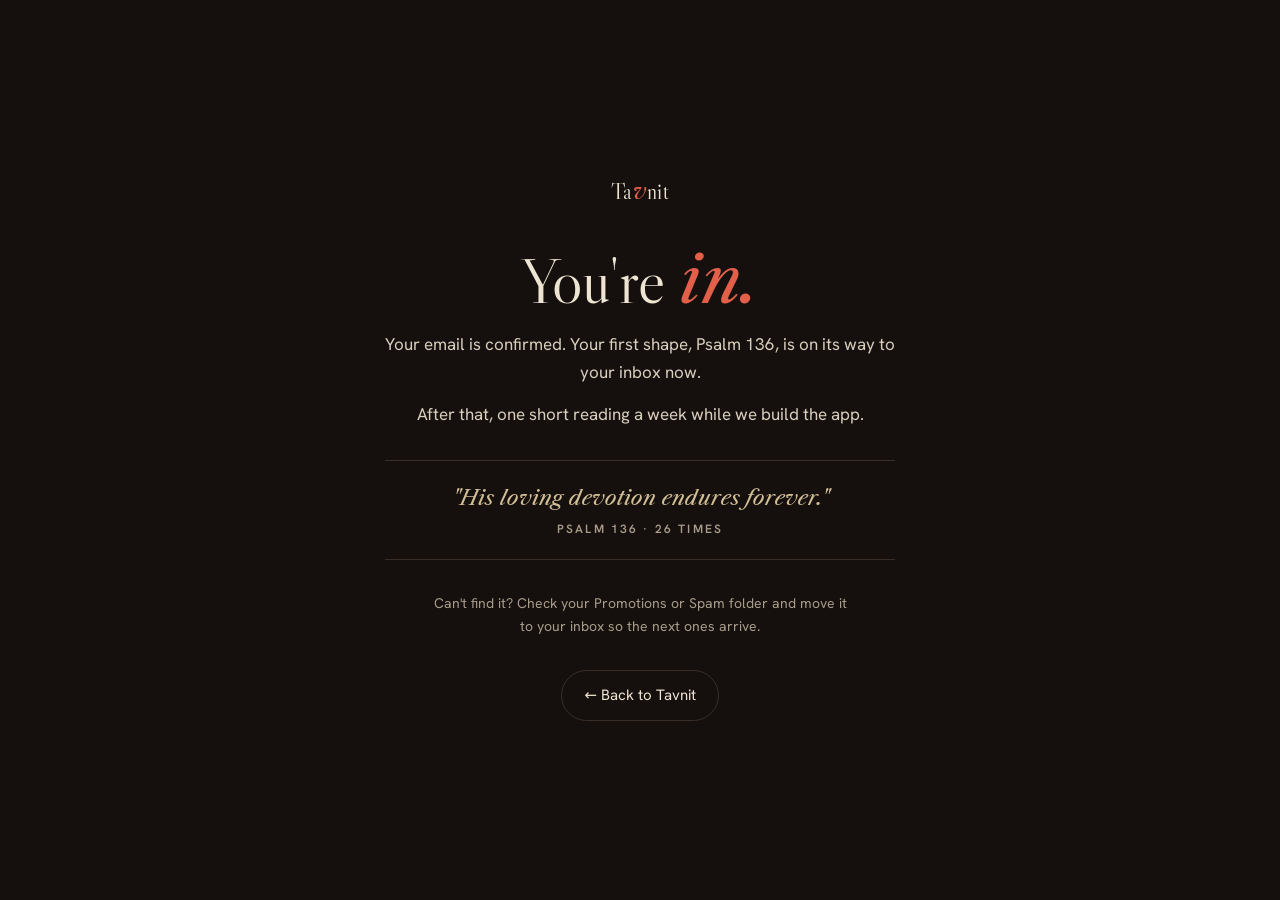
<file: confirmed.html>
<!doctype html>
<html lang="en">
<head>
<meta charset="utf-8">
<meta name="viewport" content="width=device-width, initial-scale=1">
<title>Tavnit · You're confirmed</title>
<meta name="robots" content="noindex">
<link rel="icon" href="data:image/svg+xml,%3Csvg xmlns='http://www.w3.org/2000/svg' viewBox='0 0 64 64'%3E%3Crect width='64' height='64' rx='14' fill='%2315100E'/%3E%3Ctext x='32' y='44' text-anchor='middle' font-family='Georgia,serif' font-style='italic' font-size='38' fill='%23E2604A'%3Ev%3C/text%3E%3C/svg%3E">
<link rel="stylesheet" href="assets/fonts.css">
<style>
:root { --ink: #15100E; --rule: #3A2E27; --vellum: #EEE4D2; --dust: #A99D8A; --rubric: #E2604A; --linen: #D2BE95; color-scheme: dark; }
* { box-sizing: border-box; }
html, body { height: 100%; }
body { margin: 0; background: var(--ink); color: var(--vellum); font: 17px/1.65 "Hanken Grotesk", system-ui, sans-serif; -webkit-font-smoothing: antialiased; display: grid; place-items: center; }
main { max-width: 620px; padding: 48px 20px; text-align: center; }
.mark { font: 400 22px/1 "Libre Caslon Display", Georgia, serif; letter-spacing: .02em; color: var(--vellum); text-decoration: none; }
.mark i { font-family: "Libre Caslon Text", Georgia, serif; color: var(--rubric); }
h1 { font: 400 clamp(40px, 7vw, 64px)/1.05 "Libre Caslon Display", Georgia, serif; margin: 40px 0 16px; }
h1 em { font-family: "Libre Caslon Text", Georgia, serif; color: var(--rubric); }
p { color: #D9CFBE; margin: 0 auto 14px; max-width: 30em; }
.verse { margin: 32px auto; padding: 22px 0; border-top: 1px solid var(--rule); border-bottom: 1px solid var(--rule); font: italic 400 21px/1.45 "Libre Caslon Text", Georgia, serif; color: var(--linen); }
.verse small { display: block; margin-top: 8px; font: 600 12px/1.3 "Hanken Grotesk", sans-serif; letter-spacing: .18em; text-transform: uppercase; color: var(--dust); font-style: normal; }
a.back { display: inline-block; margin-top: 18px; color: var(--vellum); border: 1px solid var(--rule); border-radius: 999px; padding: 12px 22px; text-decoration: none; font-size: 15px; }
a.back:hover { border-color: var(--linen); }
.small { font-size: 14px; color: var(--dust); }
</style>
</head>
<body>
<main>
  <a class="mark" href="index.html">Ta<i>v</i>nit</a>
  <h1>You're <em>in.</em></h1>
  <p>Your email is confirmed. Your first shape, Psalm 136, is on its way to your inbox now.</p>
  <p>After that, one short reading a week while we build the app.</p>
  <div class="verse">"His loving devotion endures forever."<small>Psalm 136 · 26 times</small></div>
  <p class="small">Can't find it? Check your Promotions or Spam folder and move it to your inbox so the next ones arrive.</p>
  <a class="back" href="index.html">← Back to Tavnit</a>
</main>
</body>
</html>
</file>
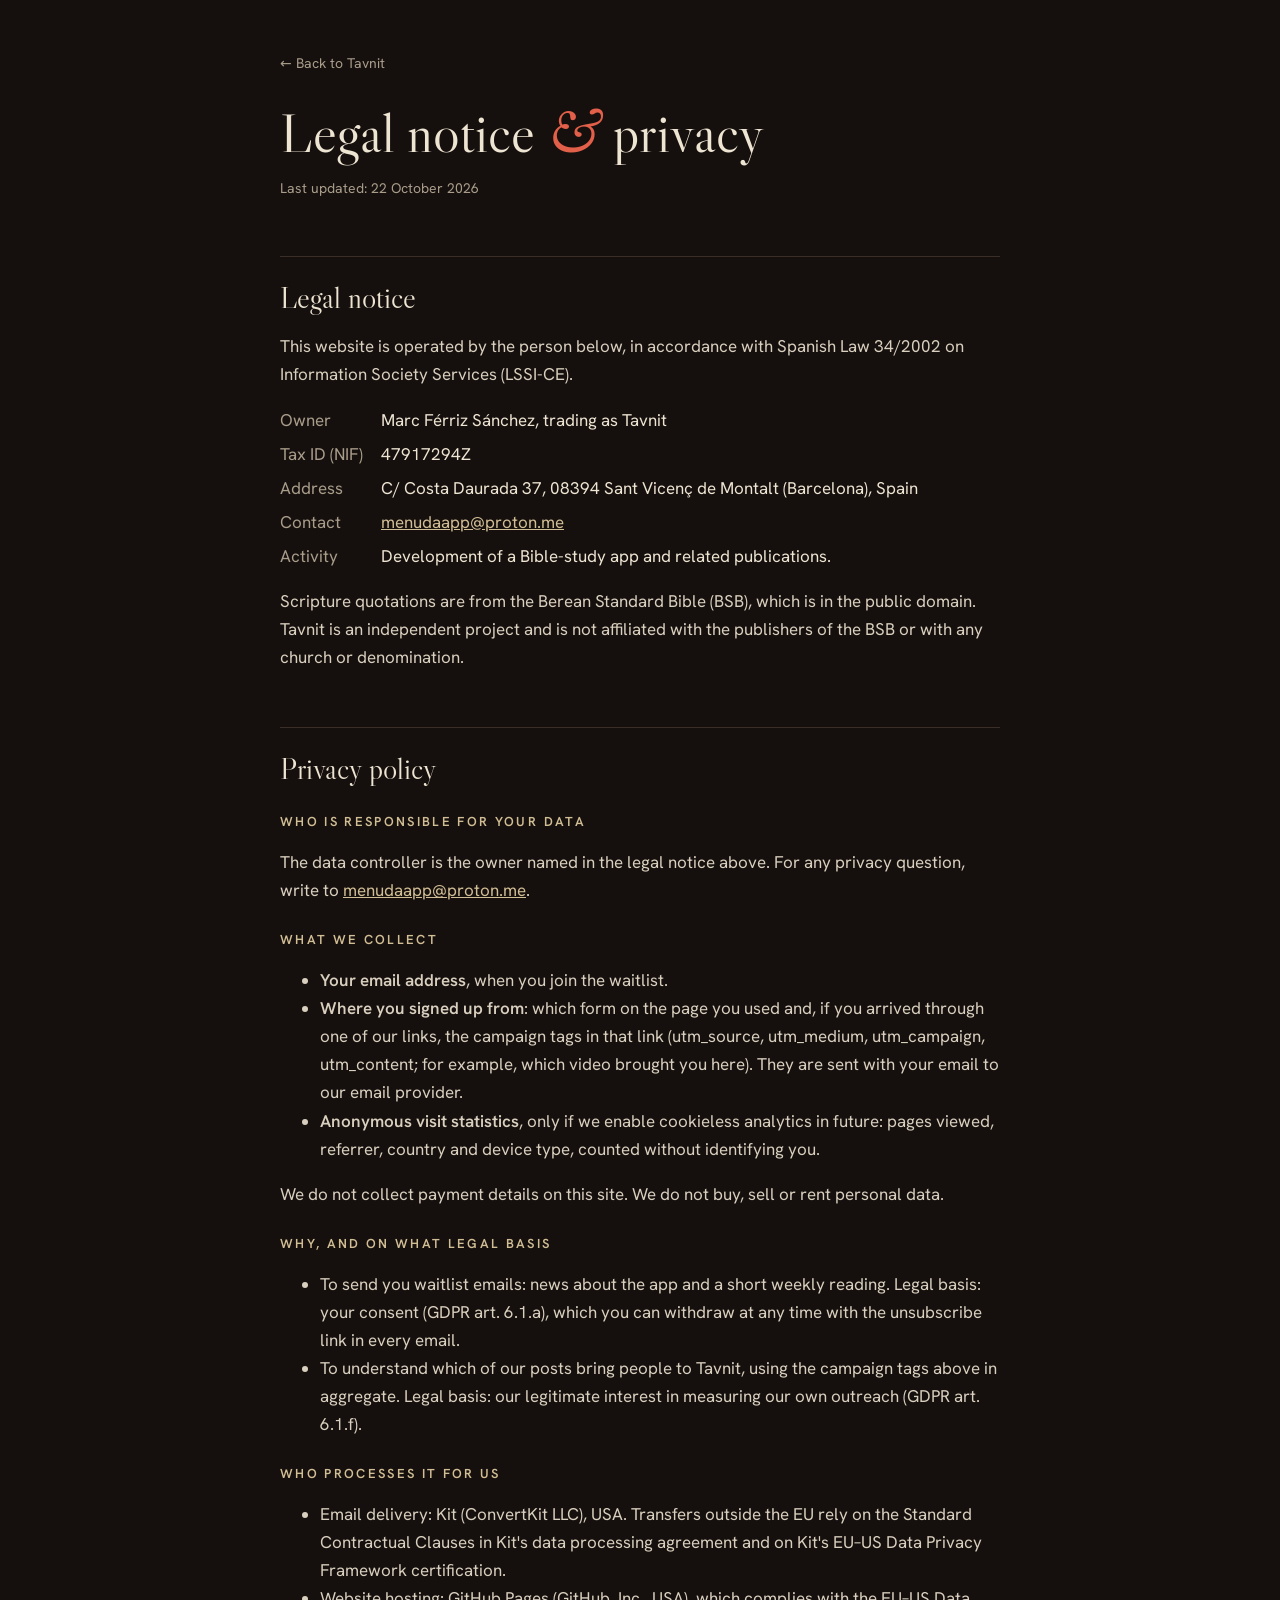
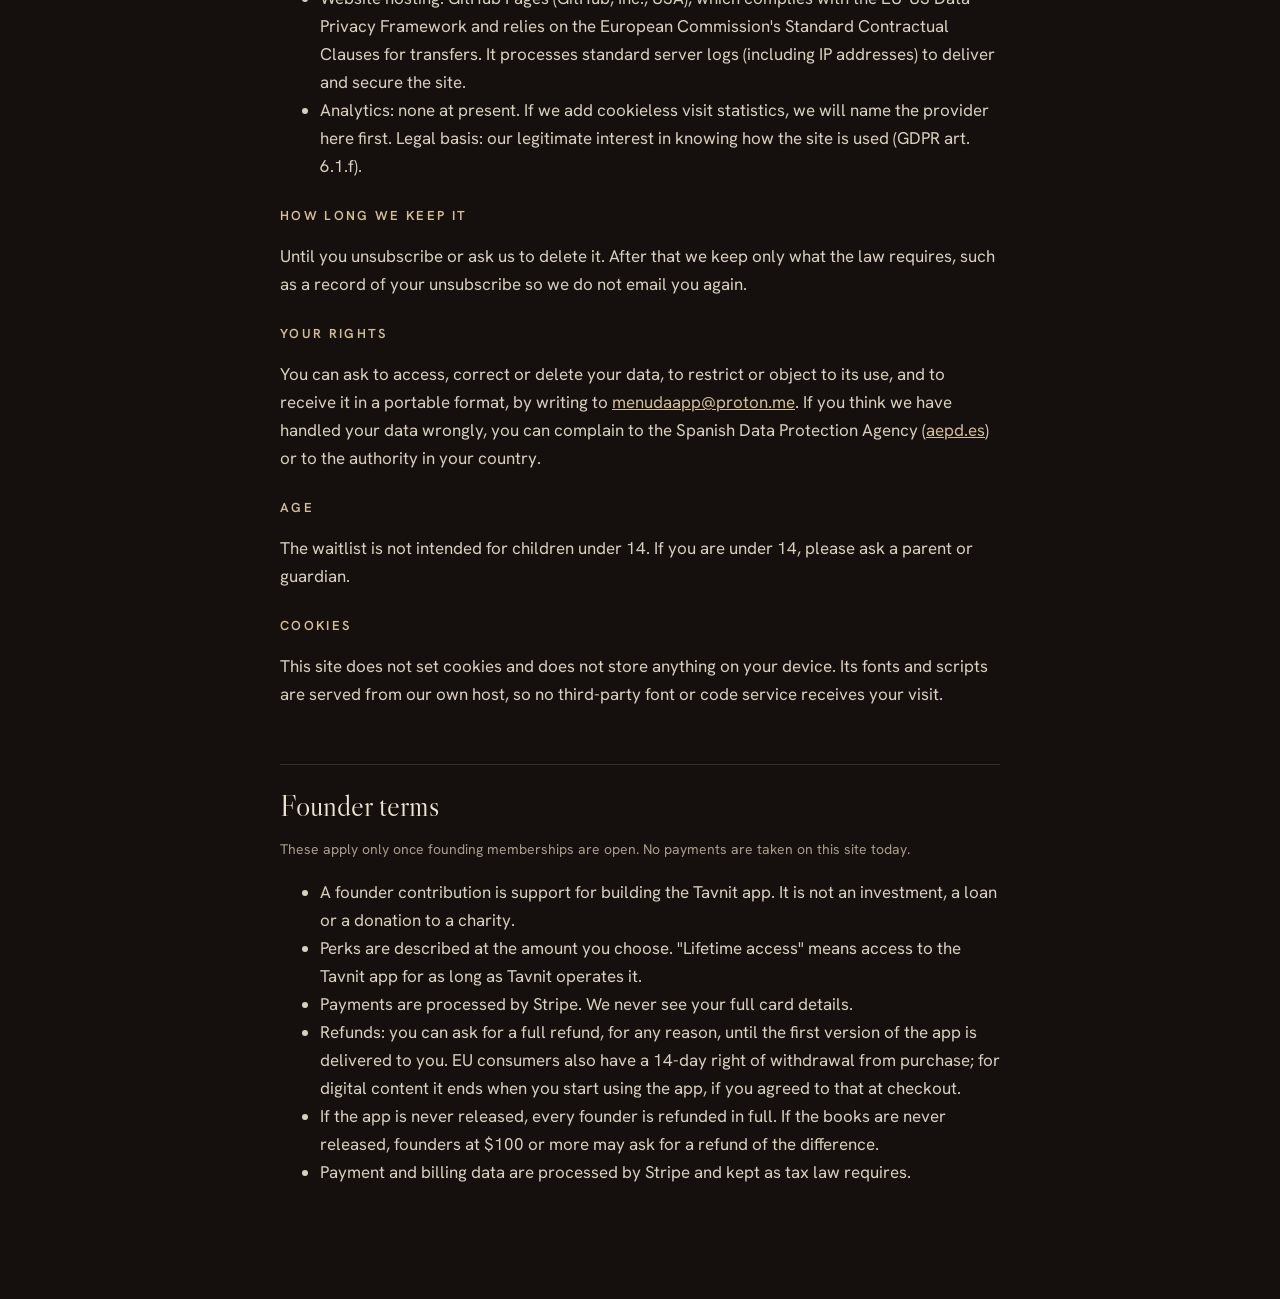
<file: legal.html>
<!doctype html>
<html lang="en">
<head>
<meta charset="utf-8">
<meta name="viewport" content="width=device-width, initial-scale=1">
<title>Tavnit · Legal notice and privacy</title>
<meta name="robots" content="noindex">
<link rel="stylesheet" href="assets/fonts.css">
<style>
/* Plain reading page in the site's warm-ink palette. Fill every [BRACKETED] value before publishing. */
:root { --ink: #15100E; --rule: #3A2E27; --vellum: #EEE4D2; --dust: #A99D8A; --rubric: #E2604A; --linen: #D2BE95; color-scheme: dark; }
* { box-sizing: border-box; }
body { margin: 0; background: var(--ink); color: var(--vellum); font: 17px/1.65 "Hanken Grotesk", system-ui, sans-serif; -webkit-font-smoothing: antialiased; }
main { max-width: 760px; margin: 0 auto; padding: 48px 20px 96px; }
a { color: var(--linen); }
.back { font-size: 14px; color: var(--dust); text-decoration: none; }
h1 { font: 400 clamp(38px, 6vw, 56px)/1.05 "Libre Caslon Display", Georgia, serif; margin: 28px 0 8px; }
h1 em { font-family: "Libre Caslon Text", Georgia, serif; color: var(--rubric); }
h2 { font: 400 30px/1.15 "Libre Caslon Display", Georgia, serif; margin: 56px 0 10px; padding-top: 24px; border-top: 1px solid var(--rule); }
h3 { font: 600 13px/1.3 "Hanken Grotesk", sans-serif; letter-spacing: .18em; text-transform: uppercase; color: var(--linen); margin: 28px 0 6px; }
p, li { color: #D9CFBE; }
.meta { color: var(--dust); font-size: 14px; }
mark { background: rgba(226, 96, 74, .18); color: var(--vellum); padding: 0 4px; border-radius: 3px; }
dl { display: grid; grid-template-columns: max-content minmax(0, 1fr); gap: 6px 18px; margin: 12px 0; }
dt { color: var(--dust); } dd { margin: 0; }
@media (max-width: 520px) { dl { grid-template-columns: minmax(0, 1fr); } dt { margin-top: 8px; } }
</style>
</head>
<body>
<main>
  <a class="back" href="index.html">← Back to Tavnit</a>
  <h1>Legal notice <em>&amp;</em> privacy</h1>
  <p class="meta">Last updated: 22 October 2026</p>

  <h2 id="notice">Legal notice</h2>
  <p>This website is operated by the person below, in accordance with Spanish Law 34/2002 on Information Society Services (LSSI-CE).</p>
  <dl>
    <dt>Owner</dt><dd>Marc Férriz Sánchez, trading as Tavnit</dd>
    <dt>Tax ID (NIF)</dt><dd>47917294Z</dd>
    <dt>Address</dt><dd>C/ Costa Daurada 37, 08394 Sant Vicenç de Montalt (Barcelona), Spain</dd>
    <dt>Contact</dt><dd><a href="mailto:menudaapp@proton.me">menudaapp@proton.me</a></dd>
    <dt>Activity</dt><dd>Development of a Bible-study app and related publications.</dd>
  </dl>
  <p>Scripture quotations are from the Berean Standard Bible (BSB), which is in the public domain. Tavnit is an independent project and is not affiliated with the publishers of the BSB or with any church or denomination.</p>

  <h2 id="privacy">Privacy policy</h2>
  <h3>Who is responsible for your data</h3>
  <p>The data controller is the owner named in the legal notice above. For any privacy question, write to <a href="mailto:menudaapp@proton.me">menudaapp@proton.me</a>.</p>

  <h3>What we collect</h3>
  <ul>
    <li><b>Your email address</b>, when you join the waitlist.</li>
    <li><b>Where you signed up from</b>: which form on the page you used and, if you arrived through one of our links, the campaign tags in that link (utm_source, utm_medium, utm_campaign, utm_content; for example, which video brought you here). They are sent with your email to our email provider.</li>
    <li><b>Anonymous visit statistics</b>, only if we enable cookieless analytics in future: pages viewed, referrer, country and device type, counted without identifying you.</li>
  </ul>
  <p>We do not collect payment details on this site. We do not buy, sell or rent personal data.</p>

  <h3>Why, and on what legal basis</h3>
  <ul>
    <li>To send you waitlist emails: news about the app and a short weekly reading. Legal basis: your consent (GDPR art. 6.1.a), which you can withdraw at any time with the unsubscribe link in every email.</li>
    <li>To understand which of our posts bring people to Tavnit, using the campaign tags above in aggregate. Legal basis: our legitimate interest in measuring our own outreach (GDPR art. 6.1.f).</li>
  </ul>

  <h3>Who processes it for us</h3>
  <ul>
    <li>Email delivery: Kit (ConvertKit LLC), USA. Transfers outside the EU rely on the Standard Contractual Clauses in Kit's data processing agreement and on Kit's EU–US Data Privacy Framework certification.</li>
    <li>Website hosting: GitHub Pages (GitHub, Inc., USA), which complies with the EU–US Data Privacy Framework and relies on the European Commission's Standard Contractual Clauses for transfers. It processes standard server logs (including IP addresses) to deliver and secure the site.</li>
    <li>Analytics: none at present. If we add cookieless visit statistics, we will name the provider here first. Legal basis: our legitimate interest in knowing how the site is used (GDPR art. 6.1.f).</li>
  </ul>

  <h3>How long we keep it</h3>
  <p>Until you unsubscribe or ask us to delete it. After that we keep only what the law requires, such as a record of your unsubscribe so we do not email you again.</p>

  <h3>Your rights</h3>
  <p>You can ask to access, correct or delete your data, to restrict or object to its use, and to receive it in a portable format, by writing to <a href="mailto:menudaapp@proton.me">menudaapp@proton.me</a>. If you think we have handled your data wrongly, you can complain to the Spanish Data Protection Agency (<a href="https://www.aepd.es" rel="noopener">aepd.es</a>) or to the authority in your country.</p>

  <h3>Age</h3>
  <p>The waitlist is not intended for children under 14. If you are under 14, please ask a parent or guardian.</p>

  <h3 id="cookies">Cookies</h3>
  <p>This site does not set cookies and does not store anything on your device. Its fonts and scripts are served from our own host, so no third-party font or code service receives your visit.</p>

  <h2 id="founders">Founder terms</h2>
  <p class="meta">These apply only once founding memberships are open. No payments are taken on this site today.</p>
  <ul>
    <li>A founder contribution is support for building the Tavnit app. It is not an investment, a loan or a donation to a charity.</li>
    <li>Perks are described at the amount you choose. "Lifetime access" means access to the Tavnit app for as long as Tavnit operates it.</li>
    <li>Payments are processed by Stripe. We never see your full card details.</li>
    <li>Refunds: you can ask for a full refund, for any reason, until the first version of the app is delivered to you. EU consumers also have a 14-day right of withdrawal from purchase; for digital content it ends when you start using the app, if you agreed to that at checkout.</li>
    <li>If the app is never released, every founder is refunded in full. If the books are never released, founders at $100 or more may ask for a refund of the difference.</li>
    <li>Payment and billing data are processed by Stripe and kept as tax law requires.</li>
  </ul>
</main>
</body>
</html>
</file>
<file: assets/fonts.css>
@font-face { font-family: 'Libre Caslon Display'; font-style: normal; font-weight: 400; font-display: swap; src: url(fonts/libre-caslon-display-latin-400-normal.woff2) format('woff2'); }
@font-face { font-family: 'Libre Caslon Text'; font-style: normal; font-weight: 400; font-display: swap; src: url(fonts/libre-caslon-text-latin-400-normal.woff2) format('woff2'); }
@font-face { font-family: 'Libre Caslon Text'; font-style: italic; font-weight: 400; font-display: swap; src: url(fonts/libre-caslon-text-latin-400-italic.woff2) format('woff2'); }
@font-face { font-family: 'Libre Caslon Text'; font-style: normal; font-weight: 700; font-display: swap; src: url(fonts/libre-caslon-text-latin-700-normal.woff2) format('woff2'); }
@font-face { font-family: 'Hanken Grotesk'; font-style: normal; font-weight: 400; font-display: swap; src: url(fonts/hanken-grotesk-latin-400-normal.woff2) format('woff2'); }
@font-face { font-family: 'Hanken Grotesk'; font-style: normal; font-weight: 500; font-display: swap; src: url(fonts/hanken-grotesk-latin-500-normal.woff2) format('woff2'); }
@font-face { font-family: 'Hanken Grotesk'; font-style: normal; font-weight: 600; font-display: swap; src: url(fonts/hanken-grotesk-latin-600-normal.woff2) format('woff2'); }
@font-face { font-family: 'Frank Ruhl Libre'; font-style: normal; font-weight: 400; font-display: swap; src: url(fonts/frank-ruhl-libre-hebrew-400-normal.woff2) format('woff2'); }
@font-face { font-family: 'Frank Ruhl Libre'; font-style: normal; font-weight: 500; font-display: swap; src: url(fonts/frank-ruhl-libre-hebrew-500-normal.woff2) format('woff2'); }
</file>
